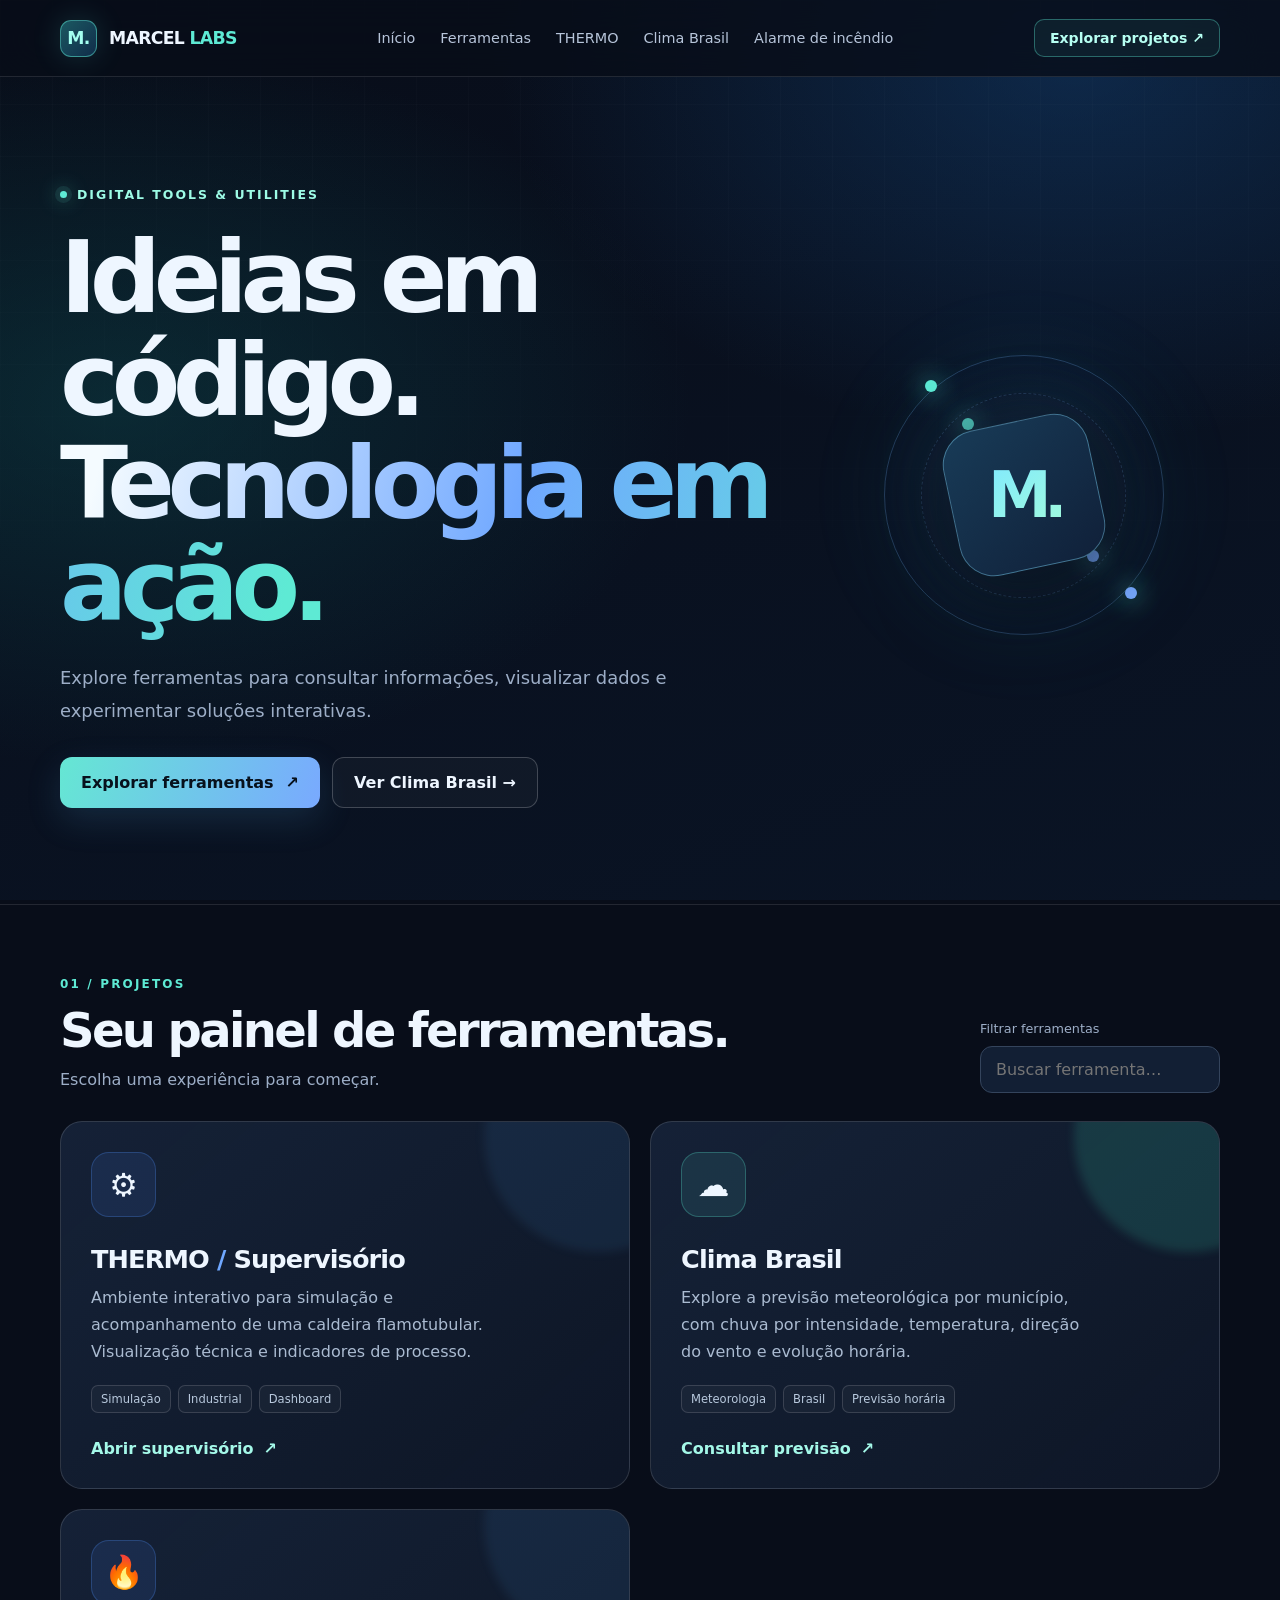
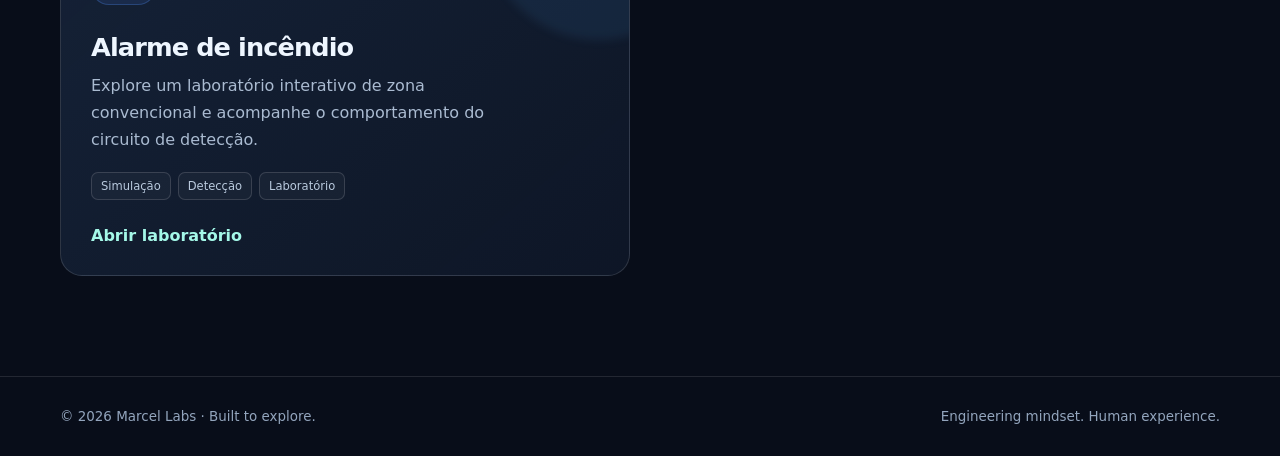
<file: index.html>
<!doctype html>
<html lang="pt-BR">
<head>
<meta charset="utf-8"><meta name="viewport" content="width=device-width,initial-scale=1">
<meta name="theme-color" content="#080d19">
<meta name="description" content="Marcel Labs — ferramentas digitais, simuladores e utilitários em um só lugar.">
<title>Marcel Labs — Digital Tools & Utilities</title>
<style>
:root{color-scheme:dark;--bg:#080d19;--panel:#111c30;--line:#ffffff1c;--text:#eef6ff;--muted:#9daec7;--cyan:#5eead4;--blue:#70a8ff;font:16px Inter,ui-sans-serif,system-ui,-apple-system,Segoe UI,sans-serif}
*{box-sizing:border-box}html{scroll-behavior:smooth}body{margin:0;background:var(--bg);color:var(--text);min-height:100vh;overflow-x:hidden}a{color:inherit;text-decoration:none}button,input{font:inherit}button{cursor:pointer}
a:focus-visible,button:focus-visible,input:focus-visible{outline:3px solid var(--cyan);outline-offset:4px}
.ambient{position:fixed;inset:0;pointer-events:none;z-index:-1;background:radial-gradient(ellipse 45% 42% at 84% 7%,#14467d75,transparent),radial-gradient(ellipse 45% 40% at 9% 45%,#0d4b5070,transparent),linear-gradient(160deg,#080d19,#0a1425)}
.ambient:after{content:"";position:absolute;inset:0;background-image:linear-gradient(#ffffff08 1px,transparent 1px),linear-gradient(90deg,#ffffff08 1px,transparent 1px);background-size:52px 52px;mask-image:linear-gradient(#0009,transparent 85%)}
.wrap{width:min(1160px,calc(100% - 40px));margin:auto}
.top{position:sticky;top:0;z-index:20;backdrop-filter:blur(22px);background:#080d19c9;border-bottom:1px solid var(--line)}
.nav{min-height:76px;display:flex;align-items:center;gap:26px;justify-content:space-between}
.brand{font-size:1.08rem;font-weight:850;letter-spacing:-.04em;display:flex;align-items:center;gap:12px;white-space:nowrap}
.logo{display:grid;place-items:center;width:37px;height:37px;border:1px solid #5eead477;border-radius:11px;background:linear-gradient(135deg,#1b5861,#102d4a);box-shadow:0 0 30px #5eead42a;color:#a4fff0;font-weight:900}
.brand em{font-style:normal;color:var(--cyan)}
.links{display:flex;align-items:center;gap:25px;font-size:.9rem;color:#b7c5da}.links a:hover{color:white}
.navcta{border:1px solid #5eead45b;padding:10px 15px;border-radius:10px;background:#5eead410;color:#b6fff2;font-weight:650;font-size:.88rem;transition:.2s}.navcta:hover{background:#5eead425;transform:translateY(-2px)}
.menu{display:none;border:1px solid var(--line);background:#152239;color:#fff;padding:9px 13px;border-radius:10px}
.hero{position:relative;padding:106px 0 96px;display:grid;grid-template-columns:1.3fr .7fr;gap:38px;align-items:center}
.eyebrow{display:inline-flex;align-items:center;gap:10px;color:#9dfce6;font-size:.78rem;letter-spacing:.16em;font-weight:800;text-transform:uppercase}
.dot{width:7px;height:7px;border-radius:50%;background:#5eead4;box-shadow:0 0 0 5px #5eead418,0 0 20px #5eead4}
h1{font-size:clamp(3.2rem,7.8vw,6.3rem);line-height:1.03;letter-spacing:-.075em;margin:25px 0 24px;font-weight:850}
.gradient{background:linear-gradient(105deg,#f4fbff 5%,#70a8ff 48%,#5eead4 95%);background-clip:text;color:transparent}
.lead{font-size:1.12rem;line-height:1.8;color:var(--muted);max-width:630px}
.actions{display:flex;gap:12px;flex-wrap:wrap;margin-top:30px}.btn{display:inline-flex;gap:12px;align-items:center;padding:15px 21px;border-radius:12px;font-weight:760;transition:transform .2s,box-shadow .2s}
.btn:hover{transform:translateY(-3px)}.primary{color:#07111c;background:linear-gradient(110deg,#65e7d3,#79a9ff);box-shadow:0 12px 34px #4c9cd32c}.secondary{border:1px solid #ffffff35;background:#ffffff08}
.orbit{height:320px;position:relative;display:grid;place-items:center;isolation:isolate}
.ring{position:absolute;border:1px solid #78b6fa42;border-radius:50%;width:280px;height:280px;box-shadow:0 0 90px #48c7dc13,inset 0 0 80px #70a8ff0d;animation:spin 32s linear infinite}
.ring:before,.ring:after{content:"";position:absolute;border-radius:50%;width:12px;height:12px;background:#5eead4;box-shadow:0 0 25px #5eead4;top:24px;left:40px}
.ring:after{background:#79a9ff;top:auto;left:auto;right:26px;bottom:35px}
.ring2{width:205px;height:205px;border-style:dashed;animation-direction:reverse;animation-duration:40s;opacity:.8}
.core{width:148px;height:148px;display:grid;place-items:center;border:1px solid #86d9fa66;border-radius:35px;transform:rotate(-12deg);background:linear-gradient(145deg,#183b57,#102039);box-shadow:0 20px 80px #0008,0 0 75px #52b6f73b;font-size:4rem;font-weight:900;letter-spacing:-.12em}
.core span{transform:rotate(12deg);background:linear-gradient(140deg,#80e9ff,#a1fbdc);background-clip:text;color:transparent}
@keyframes spin{to{transform:rotate(360deg)}}
.divider{border-top:1px solid var(--line)}
.section{padding:68px 0 100px}.section-head{display:flex;justify-content:space-between;align-items:end;gap:20px;flex-wrap:wrap;margin-bottom:28px}
.kicker{font-size:.75rem;color:var(--cyan);text-transform:uppercase;letter-spacing:.18em;font-weight:800}
h2{font-size:clamp(2rem,4vw,3rem);letter-spacing:-.055em;margin:10px 0 8px}p{margin:0}.hint{color:var(--muted);line-height:1.7}
.search{background:#121f34;border:1px solid #34445c;border-radius:12px;color:#fff;padding:13px 15px;min-width:240px}
.cards{display:grid;grid-template-columns:repeat(2,minmax(0,1fr));gap:20px}
.card{position:relative;display:flex;flex-direction:column;min-height:330px;padding:30px;border:1px solid #ffffff22;border-radius:22px;background:linear-gradient(140deg,#17253cdb,#10192ac9);overflow:hidden;transition:transform .25s,border-color .25s,box-shadow .25s}
.card:hover{transform:translateY(-7px);border-color:#8ed9ff80;box-shadow:0 25px 70px #0006}
.card:after{content:"";position:absolute;width:230px;height:230px;border-radius:50%;right:-85px;top:-100px;background:#4fa8fa16;filter:blur(5px);pointer-events:none}
.card.weather:after{background:#40f0c624}
.card-icon{width:65px;height:65px;border-radius:18px;display:grid;place-items:center;font-size:2rem;background:#508ffb1d;border:1px solid #508ffb44;margin-bottom:27px}
.weather .card-icon{background:#5eead41a;border-color:#5eead444}
.card h3{font-size:1.6rem;letter-spacing:-.035em;margin:0 0 10px}.card p{color:#aabbd1;line-height:1.7;max-width:420px}
.tags{display:flex;gap:7px;flex-wrap:wrap;margin-top:19px}.tags span{border:1px solid #ffffff24;background:#ffffff08;padding:6px 9px;border-radius:7px;font-size:.72rem;color:#b8c9dd}
.card-link{display:flex;align-items:center;gap:10px;color:#a4f8e8;font-weight:750;margin-top:auto;padding-top:26px}
[hidden]{display:none!important}.empty{display:none;padding:25px;color:var(--muted);border:1px dashed #ffffff40;border-radius:12px}.empty.show{display:block}
.bottom{padding:32px 0;display:flex;justify-content:space-between;gap:15px;flex-wrap:wrap;font-size:.84rem;color:#93a5bd}
.reveal{opacity:1;transform:translateY(20px);transition:opacity .7s,transform .7s}.reveal.visible{opacity:1;transform:none}
@media(max-width:760px){.nav{min-height:66px}.menu{display:block}.links{display:none;position:absolute;top:65px;left:0;right:0;padding:18px 20px;background:#0e192c;border-bottom:1px solid var(--line);flex-direction:column;align-items:stretch}.links.open{display:flex}.navcta{display:none}.hero{grid-template-columns:1fr;padding:68px 0 45px}.orbit{height:220px;grid-row:1}.ring{width:190px;height:190px}.ring2{width:135px;height:135px}.core{width:105px;height:105px;border-radius:25px;font-size:3rem}.cards{grid-template-columns:1fr}.section{padding:55px 0}.search{width:100%}}
@media(prefers-reduced-motion:reduce){*,*:before,*:after{animation:none!important;scroll-behavior:auto!important;transition:none!important}.reveal{opacity:1;transform:none}}
</style>
</head><body>
<div class="ambient" aria-hidden="true"></div>
<header class="top"><nav class="wrap nav" aria-label="Navegação principal">
<a href="./" class="brand" aria-label="Marcel Labs, início"><span class="logo">M.</span><span>MARCEL <em>LABS</em></span></a>
<button class="menu" id="menu" aria-expanded="false" aria-controls="navlinks" aria-label="Abrir menu">☰ Menu</button>
<div class="links" id="navlinks"><a href="#inicio">Início</a><a href="#ferramentas">Ferramentas</a><a href="./caldeira/">THERMO</a><a href="./clima/">Clima Brasil</a><a href="./alarme_de_incendio/">Alarme de incêndio</a></div>
<a class="navcta" href="#ferramentas">Explorar projetos ↗</a>
</nav></header>
<main>
<section class="wrap hero" id="inicio">
<div><span class="eyebrow"><span class="dot"></span> Digital tools & utilities</span>
<h1>Ideias em código.<br><span class="gradient">Tecnologia em ação.</span></h1>
<p class="lead">Explore ferramentas para consultar informações, visualizar dados e experimentar soluções interativas.</p>
<div class="actions"><a class="btn primary" href="#ferramentas">Explorar ferramentas <span aria-hidden="true">↗</span></a><a class="btn secondary" href="./clima/">Ver Clima Brasil →</a></div>
</div>
<div class="orbit" aria-hidden="true"><div class="ring"></div><div class="ring ring2"></div><div class="core"><span>M.</span></div></div>
</section>
<div class="divider"></div>
<section class="wrap section" id="ferramentas">
<div class="section-head reveal"><div><span class="kicker">01 / Projetos</span><h2>Seu painel de ferramentas.</h2><p class="hint">Escolha uma experiência para começar.</p></div>
<label><span class="hint" style="display:block;font-size:.8rem;margin-bottom:6px">Filtrar ferramentas</span><input class="search" id="search" type="search" placeholder="Buscar ferramenta…" autocomplete="off"></label>
</div>
<div class="cards" id="cards">
<a class="card reveal" href="./caldeira/" data-search="thermo caldeira simulador supervisório industrial processo temperatura pressão">
<div class="card-icon" aria-hidden="true">⚙️</div><h3>THERMO <span style="color:#70a8ff">/</span> Supervisório</h3>
<p>Ambiente interativo para simulação e acompanhamento de uma caldeira flamotubular. Visualização técnica e indicadores de processo.</p>
<div class="tags"><span>Simulação</span><span>Industrial</span><span>Dashboard</span></div><span class="card-link">Abrir supervisório <span aria-hidden="true">↗</span></span>
</a>
<a class="card weather reveal" href="./clima/" data-search="clima brasil tempo meteorologia previsão horária chuva vento municípios temperatura">
<div class="card-icon" aria-hidden="true">☁️</div><h3>Clima Brasil</h3>
<p>Explore a previsão meteorológica por município, com chuva por intensidade, temperatura, direção do vento e evolução horária.</p>
<div class="tags"><span>Meteorologia</span><span>Brasil</span><span>Previsão horária</span></div><span class="card-link">Consultar previsão <span aria-hidden="true">↗</span></span>
</a>
<a class="card reveal" href="./alarme_de_incendio/" data-search="alarme incendio incêndio simplex laboratório zona convencional simulador segurança">
<div class="card-icon" aria-hidden="true">🔥</div><h3>Alarme de incêndio</h3><p>Explore um laboratório interativo de zona convencional e acompanhe o comportamento do circuito de detecção.</p><div class="tags"><span>Simulação</span><span>Detecção</span><span>Laboratório</span></div><span class="card-link">Abrir laboratório</span></a>
</div><p class="empty" id="empty" role="status">Nenhuma ferramenta encontrada para essa busca.</p>
</section>
</main>
<div class="divider"></div><footer class="wrap bottom"><span>© <span id="year"></span> Marcel Labs · Built to explore.</span><span>Engineering mindset. Human experience.</span></footer>
<script>
document.getElementById('year').textContent=new Date().getFullYear();
const menu=document.getElementById('menu'),links=document.getElementById('navlinks');
menu.addEventListener('click',()=>{const open=links.classList.toggle('open');menu.setAttribute('aria-expanded',String(open));menu.textContent=open?'✕ Fechar':'☰ Menu'});
links.addEventListener('click',e=>{if(e.target.closest('a')){links.classList.remove('open');menu.setAttribute('aria-expanded','false');menu.textContent='☰ Menu'}});
const cards=[...document.querySelectorAll('.card')],empty=document.getElementById('empty');
document.getElementById('search').addEventListener('input',e=>{const term=e.target.value.toLocaleLowerCase('pt-BR').trim();let count=0;cards.forEach(card=>{const show=card.dataset.search.includes(term);card.hidden=!show;if(show)count++});empty.classList.toggle('show',!count)});
const reveals=document.querySelectorAll('.reveal');
if('IntersectionObserver'in window){const observer=new IntersectionObserver(entries=>{entries.forEach(entry=>{if(entry.isIntersecting){entry.target.classList.add('visible');observer.unobserve(entry.target)}})},{threshold:.08});reveals.forEach(el=>observer.observe(el))}else reveals.forEach(el=>el.classList.add('visible'));
</script></body></html>
</file>
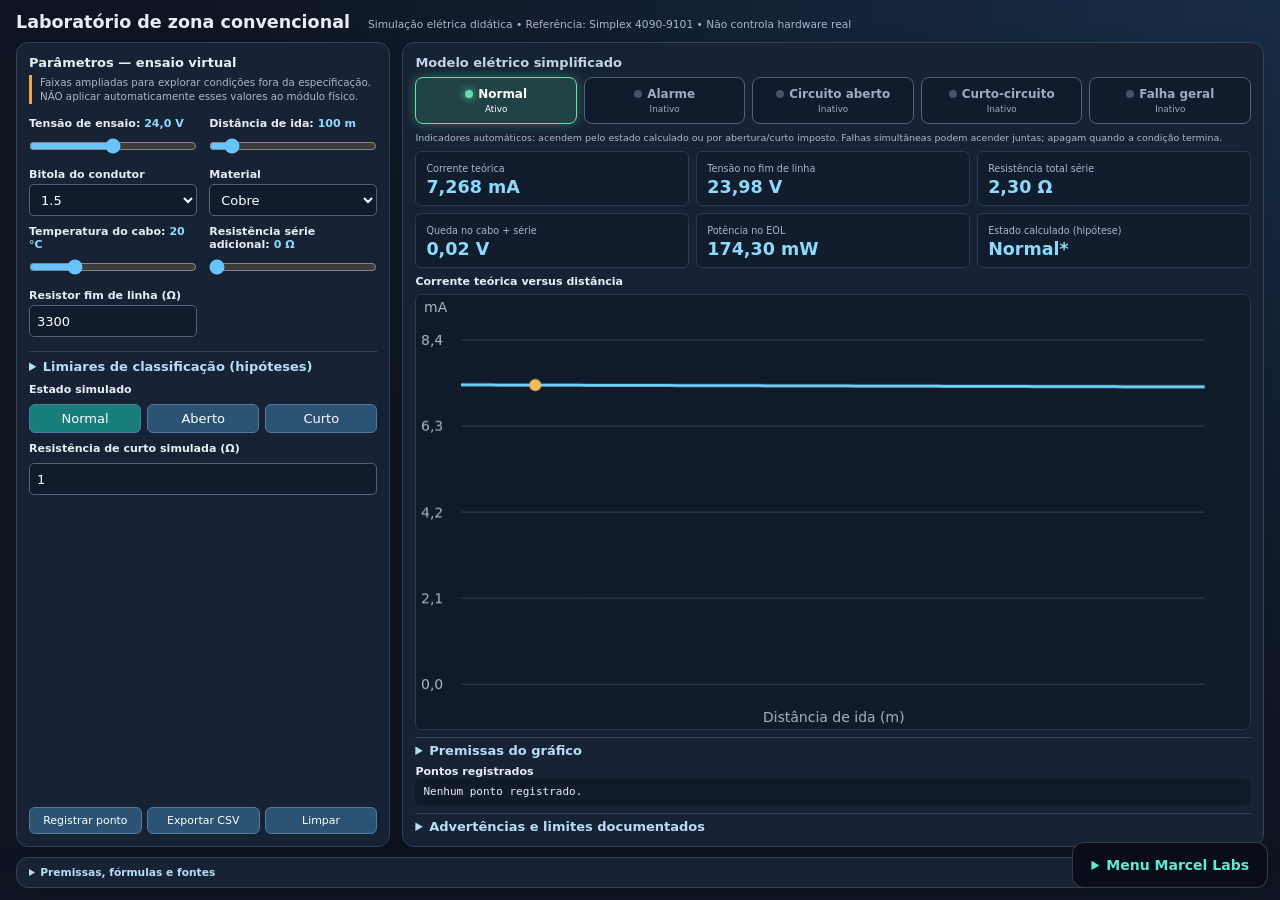
<file: alarme_de_incendio/index.html>
<!doctype html>
<html lang="pt-BR"><head><meta charset="utf-8"><meta name="viewport" content="width=device-width,initial-scale=1">
<title>Laboratório de Zona Convencional — Simulador</title>
<style>
:root{font:13px system-ui,sans-serif;color:#e8edf5;background:#0e1522}*{box-sizing:border-box}
body{width:100%;max-width:1600px;margin:auto;padding:10px 14px}header{display:flex;align-items:baseline;gap:16px;margin-bottom:9px;flex-wrap:wrap}h1{font-size:1.25rem;margin:0}h2{font-size:1rem;margin:0 0 8px}h3{font-size:.92rem;margin:10px 0 5px}p,small{color:#a9b7ca}header p{margin:0;font-size:.82rem}
.grid{display:grid;grid-template-columns:minmax(320px,390px) minmax(0,1fr);gap:10px;align-items:start}.panel{background:#192436;border:1px solid #344156;border-radius:9px;padding:12px;min-width:0}
label{display:block;margin:7px 0 3px;font-weight:600;font-size:.85rem}input,select,button{font:inherit}input[type=range]{width:100%;height:14px;accent-color:#68c4ff}input[type=number],select{width:100%;padding:5px 7px;border:1px solid #52627a;background:#101b2b;color:white;border-radius:5px;height:30px}
output{color:#8cdbff}button{padding:6px 9px;background:#2c5274;color:white;border:1px solid #517a9e;border-radius:6px;cursor:pointer;margin:3px 3px 0 0}button.active{background:#187e79}
.stats{display:grid;grid-template-columns:repeat(3,minmax(0,1fr));gap:7px}.stat{background:#111c2c;border-radius:6px;padding:9px;min-width:0}.stat b{display:block;font-size:1.13rem;margin-top:3px;color:#8cdbff;overflow-wrap:anywhere}.stat small{font-size:.73rem}
canvas{width:100%;height:clamp(180px,30vh,280px);display:block;background:#101a29;border-radius:7px}.note{font-size:.79rem;line-height:1.4;margin:6px 0}.warn{border-left:3px solid #e6aa50;padding-left:8px}a{color:#8cdbff}#history{max-height:95px;overflow:auto;font:11px ui-monospace,monospace;white-space:pre}details{border-top:1px solid #344156;margin-top:9px;padding-top:7px}summary{cursor:pointer;font-weight:650;color:#b6dcf6}details .note{margin:7px 0}
.annunciators{display:grid;grid-template-columns:repeat(auto-fit,minmax(130px,1fr));gap:8px;margin:10px 0}.annunciator{--lamp:#ffb547;margin:0;padding:12px 8px;background:#101b2b;color:#9eacbe;border:1px solid #52627a;cursor:default;font-weight:700}.annunciator::before{content:'';display:inline-block;width:10px;height:10px;margin-right:7px;border-radius:50%;background:#465366}.annunciator[data-tone="alarm"]{--lamp:#ff6262}.annunciator[data-tone="normal"]{--lamp:#62dfac}.annunciator.lit{color:#fff;border-color:var(--lamp);box-shadow:0 0 12px color-mix(in srgb,var(--lamp) 35%,transparent);background:color-mix(in srgb,var(--lamp) 20%,#101b2b)}.annunciator.lit::before{background:var(--lamp);box-shadow:0 0 9px var(--lamp)}.annunciator span{display:block;font-size:.72rem;font-weight:400;margin-top:5px}
.controls{display:grid;grid-template-columns:repeat(2,minmax(0,1fr));gap:4px 10px}.control{min-width:0}.control.wide{grid-column:1/-1}.buttons{display:flex;flex-wrap:wrap;gap:3px;margin-top:7px}
@media(min-width:1100px) and (min-height:700px){.grid{grid-template-columns:minmax(350px,440px) minmax(0,1fr)}}
@media(max-width:750px){body{padding:8px}.grid{grid-template-columns:1fr}.stats{grid-template-columns:repeat(2,minmax(0,1fr))}canvas{height:220px}}
/* Layout limitado à área visível; cada painel mantém sua própria rolagem. */
html{height:100%;overflow:hidden}
body{height:100vh;height:100dvh;max-width:none;display:grid;grid-template-rows:auto minmax(0,1fr) auto;gap:10px;padding:12px 16px;overflow:hidden;background:radial-gradient(ellipse at top right,#182d46 0,transparent 60%)}
header{margin:0;gap:6px 18px}header h1{font-size:clamp(1rem,1.4vw,1.35rem)}
.grid{min-height:0;grid-template-columns:minmax(290px,30%) minmax(0,1fr);align-items:stretch;gap:12px}
.panel{min-height:0;border-radius:12px;background:#172335;box-shadow:0 8px 28px #0002;padding:12px;overflow:auto;scrollbar-width:thin;scrollbar-color:#526780 transparent;overscroll-behavior:contain}
.parameters{display:flex;flex-direction:column;gap:5px}.parameters h2{margin:0}.parameters label{margin-top:4px}.parameters>.note{margin:0 0 4px}.parameters>.buttons{margin-top:auto;padding-top:7px}
.controls{gap:5px 12px}.controls label{min-height:1.2em}input[type=range]{margin:4px 0;height:18px}input[type=number],select{height:32px}input,select,button{min-width:0}button{transition:background .15s,border-color .15s}button:focus-visible,summary:focus-visible,input:focus-visible,select:focus-visible{outline:2px solid #8cdbff;outline-offset:2px}button:disabled{opacity:.45;cursor:not-allowed}
.mode-buttons{display:grid;grid-template-columns:repeat(3,minmax(0,1fr));gap:6px}.mode-buttons button{margin:0}.buttons{gap:5px}.buttons button{flex:1;margin:0;font-size:.84rem}
.dashboard{display:flex;flex-direction:column;gap:7px}.dashboard h2,.dashboard h3{margin:0}.dashboard h3{font-size:.85rem}.dashboard>.note{margin:0;font-size:.73rem}.dashboard>details{flex:none;margin:0;padding-top:5px}.dashboard>h2{color:#c0d3e9}
.annunciators{grid-template-columns:repeat(5,minmax(0,1fr));margin:0;gap:7px;flex:none}.annunciator{padding:9px 4px;font-size:clamp(.72rem,1vw,.92rem);border-radius:8px}.annunciator::before{width:8px;height:8px;margin-right:5px}.annunciator span{font-size:.68rem;margin-top:3px}
.stats{gap:7px;flex:none}.stat{padding:8px 10px;border:1px solid #293b52}.stat b{font-size:clamp(.95rem,1.4vw,1.35rem);margin-top:2px}.stat small{font-size:.74rem}
.chart-section{flex:1;min-height:125px;display:flex;flex-direction:column;gap:6px}.chart-section canvas{flex:1;min-height:95px;height:0;width:100%;border:1px solid #293b52}
.history-section{flex:none}#history{max-height:58px;white-space:pre-wrap;overflow-wrap:anywhere;line-height:1.5;padding:6px 8px;background:#101a29;border-radius:6px}
.reference{margin:0!important;padding:8px 12px;overflow:visible}.reference[open]{max-height:45dvh;overflow:auto}.reference summary{font-size:.82rem}.view-tabs{display:none}
@media(min-width:1500px){.grid{grid-template-columns:minmax(340px,25%) minmax(0,1fr)}.stats{grid-template-columns:repeat(6,minmax(0,1fr))}}
@media(max-height:740px) and (min-width:761px){body{padding:8px 12px;gap:7px}.panel{padding:9px}.dashboard{gap:5px}.parameters{gap:2px}.parameters .note{font-size:.71rem}.parameters label{font-size:.78rem}.annunciator{padding:7px 3px}.stat{padding:6px 8px}.stat b{font-size:1.05rem}.chart-section{min-height:115px}.dashboard>.note{font-size:.68rem}#history{max-height:34px}}
@media(max-width:760px){body{padding:8px;gap:8px;grid-template-rows:auto auto minmax(0,1fr) auto}header{display:block}header p{font-size:.69rem;margin-top:3px}.view-tabs{display:grid;grid-template-columns:1fr 1fr;gap:6px}.view-tabs button{margin:0;padding:9px}.grid{grid-template-columns:minmax(0,1fr);gap:0}.panel{padding:10px}.parameters{display:none}.grid[data-view="parameters"] .parameters{display:flex}.grid[data-view="parameters"] .dashboard{display:none}.dashboard{gap:7px}.annunciators{gap:4px}.annunciator{font-size:.68rem;padding:8px 2px}.annunciator::before{display:block;margin:0 auto 5px}.annunciator span{font-size:.62rem}.stats{grid-template-columns:repeat(3,minmax(0,1fr));gap:5px}.stat{padding:7px}.stat small{font-size:.67rem}.stat b{font-size:.93rem}.chart-section{min-height:135px}.dashboard>.note{font-size:.68rem}.reference[open]{max-height:35dvh}}
@media(max-width:380px){.stats{grid-template-columns:repeat(2,minmax(0,1fr))}.annunciator{font-size:.62rem}.controls{column-gap:8px}}
</style><link rel="stylesheet" href="../assets/css/navigation.css">
</head><body>
<header><h1>Laboratório de zona convencional</h1>
<p>Simulação elétrica didática • Referência: Simplex 4090-9101 • Não controla hardware real</p></header>
<nav class="view-tabs" aria-label="Visualização do laboratório"><button type="button" data-view="dashboard" class="active" aria-pressed="true">Monitoramento</button><button type="button" data-view="parameters" aria-pressed="false">Parâmetros</button></nav>
<div class="grid" data-view="dashboard">
<section class="panel parameters"><h2>Parâmetros — ensaio virtual</h2><p class="note warn">Faixas ampliadas para explorar condições fora da especificação. NÃO aplicar automaticamente esses valores ao módulo físico.</p>
<div class="controls"><div class="control"><label>Tensão de ensaio: <output id="vout"></output></label><input id="v" type="range" min="0" max="48" step=".1" value="24"></div><div class="control"><label>Distância de ida: <output id="lout"></output></label><input id="l" type="range" min="0" max="1000" step="10" value="100"></div><div class="control"><label>Bitola do condutor</label><select id="area"><option>.5</option><option>.75</option><option selected>1.5</option><option>2.5</option><option>4</option><option>6</option></select></div><div class="control"><label>Material</label><select id="metal"><option value=".01724">Cobre</option><option value=".02826">Alumínio</option></select></div><div class="control"><label>Temperatura do cabo: <output id="tout"></output></label><input id="temp" type="range" min="0" max="80" step="1" value="20"></div><div class="control"><label>Resistência série adicional: <output id="rout"></output></label><input id="extra" type="range" min="0" max="100000" step="10" value="0"></div><div class="control"><label>Resistor fim de linha (Ω)</label><input id="eol" type="number" min="1" max="1000000" value="3300"></div></div>
<details><summary>Limiares de classificação (hipóteses)</summary><div class="controls">
<p class="note control wide">Valores hipotéticos, não limites Simplex.</p>

<div class="control"><label>Corrente abaixo da qual indicar aberto (mA)</label><input id="openLimit" type="number" min="0" step=".01" value="2"></div><div class="control"><label>Corrente a partir da qual indicar alarme (mA)</label><input id="alarmLimit" type="number" min="0" step=".01" value="12"></div><div class="control"><label>Corrente a partir da qual indicar curto (mA)</label><input id="shortLimit" type="number" min="0" step=".01" value="50"></div><div class="control"><label>Tensão mínima hipotética para falha geral (V)</label><input id="lowV" type="number" min="0" step=".1" value="18.9"></div><div class="control"><label>Tensão máxima hipotética para falha geral (V)</label><input id="highV" type="number" min="0" step=".1" value="32"></div></div></details>
<label>Estado simulado</label><div class="mode-buttons"><button data-mode="normal" class="active">Normal</button><button data-mode="open">Aberto</button><button data-mode="short">Curto</button></div>
<label>Resistência de curto simulada (Ω)</label><input id="shortR" type="number" min=".1" step=".1" value="1">
<p id="validation" class="note warn" role="status" hidden></p>
<div class="buttons"><button id="record">Registrar ponto</button><button id="export">Exportar CSV</button><button id="reset">Limpar</button></div>
</section>
<section class="panel dashboard">
<h2>Modelo elétrico simplificado</h2>
<div class="annunciators" role="group" aria-label="Indicadores de alarme e falha">
<button type="button" class="annunciator" id="lampNormal" data-tone="normal" aria-disabled="true" aria-label="Normal: inativo">Normal<span>Inativo</span></button>
<button type="button" class="annunciator" id="lampAlarm" data-tone="alarm" aria-disabled="true" aria-label="Alarme: inativo">Alarme<span>Inativo</span></button>
<button type="button" class="annunciator" id="lampOpen" aria-disabled="true" aria-label="Circuito aberto: inativo">Circuito aberto<span>Inativo</span></button>
<button type="button" class="annunciator" id="lampShort" data-tone="alarm" aria-disabled="true" aria-label="Curto-circuito: inativo">Curto-circuito<span>Inativo</span></button>
<button type="button" class="annunciator" id="lampFault" aria-disabled="true" aria-label="Falha geral: inativo">Falha geral<span>Inativo</span></button>
</div>
<p class="note">Indicadores automáticos: acendem pelo estado calculado ou por abertura/curto imposto. Falhas simultâneas podem acender juntas; apagam quando a condição termina.</p>
<div class="stats">
<div class="stat"><small>Corrente teórica</small><b id="i">—</b></div>
<div class="stat"><small>Tensão no fim de linha</small><b id="ve">—</b></div>
<div class="stat"><small>Resistência total série</small><b id="rs">—</b></div>
<div class="stat"><small>Queda no cabo + série</small><b id="drop">—</b></div>
<div class="stat"><small id="powerLabel">Potência no EOL</small><b id="power">—</b></div>
<div class="stat"><small>Estado calculado (hipótese)</small><b id="state">—</b></div>
</div>
<div class="chart-section"><h3>Corrente teórica versus distância</h3><canvas id="chart" width="900" height="320" aria-label="Gráfico de corrente teórica por distância"></canvas></div>
<details><summary>Premissas do gráfico</summary><p class="note">A classificação e o gráfico são simulações hipotéticas. O gráfico representa um circuito resistivo ideal: fonte DC, resistência de ida e volta e resistor de fim de linha. Não reproduz a eletrônica interna do módulo nem correntes dos detectores.</p></details>
<div class="history-section"><h3>Pontos registrados</h3><div id="history">Nenhum ponto registrado.</div></div>
<details><summary>Advertências e limites documentados</summary><p class="note warn"><strong>Atenção:</strong> 18,9–32 V é a faixa de operação documentada do módulo 4090-9101, não uma garantia de que a tensão na saída da zona seja igual à alimentação. 16 mA em repouso e 72 mA em alarme são limites de corrente do ZAM a 24 V, não limiares de reconhecimento da zona. A classificação com asterisco é HIPOTÉTICA e usa limiares definidos pelo usuário; não representa a lógica interna do módulo nem sua indicação na central. Exceder 18,9–32 V em equipamento real pode causar danos.</p></details>
</section></div>
<details class="panel reference"><summary>Premissas, fórmulas e fontes</summary>
<p class="note">Resistividade a 20 °C usada como valor ilustrativo: cobre 0,01724 Ω·mm²/m; alumínio 0,02826 Ω·mm²/m. Coeficientes térmicos aproximados: cobre 0,00393/°C; alumínio 0,00403/°C. R<sub>cabo</sub> = 2 × distância × resistividade × [1 + α(T − 20)] / bitola. Distância significa percurso de ida; o fator 2 considera retorno. A resistência extra é série. No estado aberto, a abertura é considerada na extremidade: a corrente é zero e a tensão entre os terminais é igual à fonte; no curto, o EOL é substituído pela resistência de curto especificada. O curto ideal de zero ohm não é usado. A fonte é ideal, sem limitação de corrente. I = V / (R<sub>cabo</sub> + R<sub>extra</sub> + R<sub>carga</sub>); P<sub>carga</sub> = I² × R<sub>carga</sub>. No curto, a potência exibida corresponde à resistência de curto. Os limiares devem obedecer a 0 &lt; aberto &lt; alarme &lt; curto e 0 ≤ tensão mínima &lt; tensão máxima.</p>
<p class="note">Dados documentados para o Simplex 4090-9101: resistor de supervisão 3,3 kΩ / 1 W, alimentação separada de 24 Vcc para o circuito convencional, faixa operacional 18,9–32 Vcc, até 20 detectores compatíveis. <a href="https://docs.johnsoncontrols.com/simplex/api/khub/documents/n0tyb8Ui1KnQeelDEi1cYA/content" target="_blank" rel="noopener">Ficha Simplex/Johnson Controls</a>. <a href="https://www.iso.org/standard/75444.html" target="_blank" rel="noopener">ISO 7240-13:2020 — compatibilidade de componentes</a>. Os limiares do painel são hipóteses ajustáveis, não extraídos da ISO nem do datasheet. O módulo pode depender de uma central IDNet/MAPNET para reportar estados.</p>
</details>
<script>
const $=id=>document.getElementById(id), ids=['v','l','area','metal','temp','extra','eol','shortR','openLimit','alarmLimit','shortLimit','lowV','highV'];
let mode='normal',rows=[];
const num=id=>$(id).value.trim()===''?NaN:Number($(id).value);
function validationError(){
 for(const id of ids){
  const el=$(id),value=num(id);
  if(!Number.isFinite(value))return 'Preencha todos os parâmetros com números válidos.';
  if((el.hasAttribute('min')&&value<Number(el.min))||(el.hasAttribute('max')&&value>Number(el.max)))return 'Há parâmetros fora da faixa permitida. Confira os valores informados.';
 }
 if(!(0<num('openLimit')&&num('openLimit')<num('alarmLimit')&&num('alarmLimit')<num('shortLimit')))return 'Os limiares devem obedecer a: 0 < aberto < alarme < curto.';
 if(!(num('lowV')<num('highV')))return 'A tensão mínima deve ser menor que a tensão máxima.';
 return '';
}
const alpha=()=>num('metal')<.02?.00393:.00403;
function calc(length=num('l')){
 const rho=num('metal')*(1+alpha()*(num('temp')-20)),rc=2*length*rho/num('area'),rs=rc+num('extra');
 const load=mode==='open'?Infinity:mode==='short'?num('shortR'):num('eol');
 if(mode==='open')return {rc,rs,i:0,ve:num('v'),drop:0,power:0};
 const current=num('v')/(rs+load);
 return {rc,rs,i:current,ve:current*load,drop:current*rs,power:current*current*load};
}
function fmt(n,d=2){return Number.isFinite(n)?n.toLocaleString('pt-BR',{maximumFractionDigits:d,minimumFractionDigits:d}):'—'}
function draw(){
 const c=$('chart'),ctx=c.getContext('2d'),rect=c.getBoundingClientRect(),scale=window.devicePixelRatio||1;
 if(!rect.width||!rect.height)return;
 const w=rect.width,h=rect.height,p=Math.min(45,w*.13,h*.28);
 c.width=Math.round(w*scale);c.height=Math.round(h*scale);ctx.setTransform(scale,0,0,scale,0,0);
 ctx.clearRect(0,0,w,h);const values=Array.from({length:101},(_,j)=>calc(j*10).i*1000);
 const ymax=Math.max(1,...values)*1.15;ctx.strokeStyle='#34455d';ctx.lineWidth=1;ctx.font='14px system-ui';ctx.fillStyle='#a9b7ca';
 for(let k=0;k<=4;k++){let y=p+(h-2*p)*k/4;ctx.beginPath();ctx.moveTo(p,y);ctx.lineTo(w-p,y);ctx.stroke();ctx.fillText(fmt(ymax*(1-k/4),1),5,y+5)}
 ctx.fillText('mA',8,17);ctx.fillText('Distância de ida (m)',w/2-70,h-7);
 ctx.strokeStyle='#70d3ff';ctx.lineWidth=3;ctx.beginPath();
 values.forEach((val,j)=>{let x=p+j/100*(w-2*p),y=h-p-val/ymax*(h-2*p);j?ctx.lineTo(x,y):ctx.moveTo(x,y)});ctx.stroke();
 const x=p+num('l')/1000*(w-2*p),y=h-p-calc().i*1000/ymax*(h-2*p);
 ctx.fillStyle='#f6b95b';ctx.beginPath();ctx.arc(x,y,6,0,2*Math.PI);ctx.fill();
}
function classify(r){
 if(validationError())return 'Parâmetros inválidos';
 const mA=r.i*1000;
 if(num('v')<num('lowV')||num('v')>num('highV')) return 'Falha geral*';
 if(mode==='open'||mA<num('openLimit'))return 'Circuito aberto*';
 if(mA>=num('shortLimit'))return 'Curto-circuito*';
 if(mA>=num('alarmLimit'))return 'Alarme*';
 return 'Normal*';
}
function updateIndicators(state,invalid=false){
 const active={lampNormal:!invalid&&state==='Normal*'&&mode==='normal',lampAlarm:!invalid&&state==='Alarme*',lampOpen:!invalid&&(mode==='open'||state==='Circuito aberto*'),lampShort:!invalid&&(mode==='short'||state==='Curto-circuito*'),lampFault:invalid||state==='Falha geral*'};
 for(const [id,on] of Object.entries(active)){
  const button=$(id),label=button.firstChild.textContent.trim();
  button.classList.toggle('lit',on);button.querySelector('span').textContent=on?'Ativo':'Inativo';button.setAttribute('aria-label',label+': '+(on?'ativo':'inativo'));
 }
}
function update(){
 $('vout').textContent=fmt(num('v'),1)+' V';$('lout').textContent=fmt(num('l'),0)+' m';$('tout').textContent=fmt(num('temp'),0)+' °C';$('rout').textContent=fmt(num('extra'),0)+' Ω';
 $('powerLabel').textContent=mode==='short'?'Potência na resistência de curto':mode==='open'?'Potência na carga (aberta)':'Potência no EOL';
 const error=validationError();$('validation').textContent=error;$('validation').hidden=!error;$('record').disabled=!!error;
 if(error){
  ['i','ve','rs','drop','power'].forEach(id=>$(id).textContent='—');$('state').textContent='Parâmetros inválidos';updateIndicators('Parâmetros inválidos',true);
  const c=$('chart');c.getContext('2d').clearRect(0,0,c.width,c.height);return;
 }
 const r=calc();$('i').textContent=fmt(r.i*1000,3)+' mA';$('ve').textContent=fmt(r.ve)+' V';$('rs').textContent=fmt(r.rs)+' Ω';$('drop').textContent=fmt(r.drop)+' V';$('power').textContent=fmt(r.power*1000)+' mW';const state=classify(r);$('state').textContent=state;updateIndicators(state);draw();
}
ids.forEach(id=>$(id).addEventListener('input',update));
document.querySelectorAll('[data-mode]').forEach(b=>b.onclick=()=>{mode=b.dataset.mode;document.querySelectorAll('[data-mode]').forEach(x=>x.classList.toggle('active',x===b));update()});
function refreshHistory(){$('history').textContent=rows.length?rows.slice(-12).map(r=>`${r.data_hora} | ${r.estado_calculado} | ${r.tensao_v} V | ${r.corrente_ma} mA`).join('\n'):'Nenhum ponto registrado.'}
$('record').onclick=()=>{if(validationError()){update();return}let r=calc();rows.push({data_hora:new Date().toISOString(),estado_imposto:mode,estado_calculado:classify(r),tensao_v:num('v'),distancia_m:num('l'),bitola_mm2:num('area'),material:num('metal')<.02?'cobre':'aluminio',temperatura_c:num('temp'),resistencia_extra_ohm:num('extra'),resistencia_eol_ohm:num('eol'),resistencia_curto_ohm:num('shortR'),resistencia_serie_ohm:+r.rs.toFixed(5),corrente_ma:+(r.i*1000).toFixed(5),tensao_fim_linha_v:+r.ve.toFixed(5),potencia_carga_w:+r.power.toFixed(5)});refreshHistory()};
$('export').onclick=()=>{if(!rows.length){alert('Registre pelo menos um ponto.');return}let cols=Object.keys(rows[0]),csv=[cols.join(';'),...rows.map(r=>cols.map(k=>String(r[k]).replaceAll(';',',')).join(';'))].join('\r\n');let a=document.createElement('a');a.href=URL.createObjectURL(new Blob(['\ufeff'+csv],{type:'text/csv;charset=utf-8'}));a.download='ensaio_zona_convencional.csv';a.click();setTimeout(()=>URL.revokeObjectURL(a.href),1000)};
$('reset').onclick=()=>{rows=[];refreshHistory()};
document.querySelectorAll('.view-tabs button').forEach(button=>button.onclick=()=>{
 document.querySelector('.grid').dataset.view=button.dataset.view;
 document.querySelectorAll('.view-tabs button').forEach(tab=>{const active=tab===button;tab.classList.toggle('active',active);tab.setAttribute('aria-pressed',String(active))});
 update();
});
new ResizeObserver(()=>{if(!validationError())draw()}).observe($('chart'));
update();
</script><details class="lab-nav lab-nav--floating"><summary>Menu Marcel Labs</summary><nav aria-label="Navegação entre projetos"><a href="../">Página inicial</a><a href="../caldeira/">Caldeira</a><a href="../clima/">Clima Brasil</a><a href="../alarme_de_incendio/" aria-current="page">Alarme de incêndio</a></nav></details></body></html>
</file>
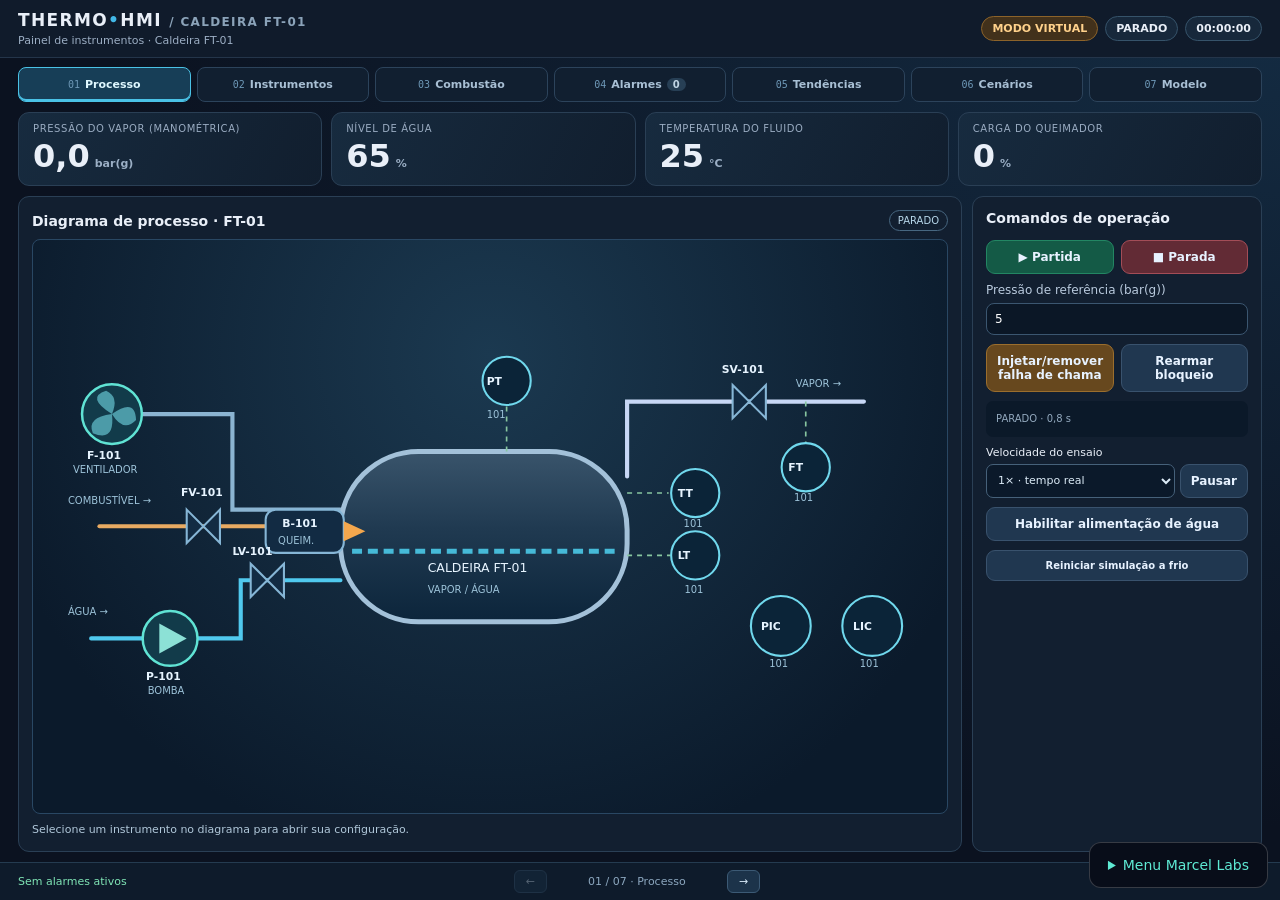
<file: caldeira/index.html>
<!doctype html>
<html lang="pt-BR"><head><meta charset="utf-8"><meta name="viewport" content="width=device-width,initial-scale=1">
<title>THERMO | Painel da Caldeira FT-01</title>
<style>
:root{font-family:Inter,ui-sans-serif,system-ui,Segoe UI,sans-serif;color:#e9eff8;background:#0b1220}*{box-sizing:border-box}body{margin:0}button,input{font:inherit}button{cursor:pointer}button:focus-visible,input:focus-visible{outline:3px solid #6eb9ff;outline-offset:2px}
header{display:flex;justify-content:space-between;gap:16px;align-items:center;padding:18px 28px;border-bottom:1px solid #24354a;background:#101b2b;flex-wrap:wrap}
.brand{font-weight:850;letter-spacing:.08em;font-size:19px}.brand span{color:#42b8e8}.sub{font-size:12px;color:#9caec4;margin-top:4px}
.status{display:flex;gap:10px;align-items:center;flex-wrap:wrap}.pill{padding:7px 12px;border:1px solid #36536a;border-radius:99px;font-size:12px;font-weight:750;background:#17283b}.sim{color:#ffd18b;border-color:#8c632a;background:#42311b}.ok{color:#7fe4b5}.bad{color:#ff8e93}
main{max-width:1550px;margin:auto;padding:24px;display:grid;gap:18px}.notice{padding:13px 16px;background:#42311b;border:1px solid #92642a;border-radius:12px;color:#ffe0a5;font-size:13px;line-height:1.5}
.metrics{display:grid;grid-template-columns:repeat(4,minmax(0,1fr));gap:14px}.card{background:#121f30;border:1px solid #263a51;border-radius:15px;padding:19px;min-width:0}.label{font-size:12px;text-transform:uppercase;letter-spacing:.08em;color:#9aacc2}.value{font-size:clamp(25px,3vw,37px);font-weight:780;margin-top:9px;font-variant-numeric:tabular-nums}.unit{font-size:13px;color:#9bafc5;margin-left:5px}.range{font-size:12px;color:#879db4;margin-top:7px}
.layout{display:grid;grid-template-columns:minmax(0,1.6fr) minmax(290px,1fr);gap:18px}.sectiontitle{font-size:16px;font-weight:750;margin:0 0 16px}.diagram{position:relative;min-height:300px;background:linear-gradient(145deg,#12283b,#101b2a);border:1px solid #2a4963;border-radius:12px;display:flex;align-items:center;justify-content:center;overflow:hidden}
.boiler{position:relative;width:min(76%,510px);height:160px;border:5px solid #7891a8;border-radius:84px;background:linear-gradient(#334a5f 0 35%,#257f9c 35% 72%,#172a3b 72%);box-shadow:inset 0 0 30px #07111d,0 12px 30px #0006}
.boiler:before,.boiler:after{content:"";position:absolute;background:#71879a;width:16px;height:27px;bottom:-29px;border-radius:3px}.boiler:before{left:20%}.boiler:after{right:20%}
.flame{position:absolute;left:20px;top:52px;font-size:45px;filter:drop-shadow(0 0 10px #e77924)}.pipe{position:absolute;top:-57px;right:70px;width:30px;height:55px;background:#667e90;border:3px solid #8ba4b7}.pipe:after{content:"";position:absolute;top:-12px;left:-10px;width:50px;height:13px;background:#8497a8;border-radius:5px}
.blabel{position:absolute;top:14px;left:20px;color:#d8e6f4;font-size:13px}.boiler-info{position:absolute;bottom:14px;right:18px;font-size:12px;color:#d0e4ef}
.legend{display:flex;gap:18px;flex-wrap:wrap;margin-top:14px;font-size:12px;color:#a7b9cb}.dot{display:inline-block;width:9px;height:9px;border-radius:50%;background:#54db9b;margin-right:7px}.dot.off{background:#7f8ea1}.dot.alarm{background:#ff6c72}
.controls{display:grid;gap:12px}.ctrlrow{display:flex;gap:9px;flex-wrap:wrap}.btn{padding:11px 14px;border-radius:9px;border:1px solid #39526d;background:#203750;color:#e7f2ff;font-weight:700;font-size:13px}.btn:hover{background:#2b4866}.primary{background:#145a46;border-color:#238663}.danger{background:#622b35;border-color:#a34d57}.warning{background:#67481e;border-color:#9b6e2d}
.field{display:flex;justify-content:space-between;align-items:center;gap:10px;font-size:13px;color:#b9cadd}.field input{width:110px;background:#0b1726;border:1px solid #3b5670;border-radius:8px;color:#fff;padding:9px}.help{font-size:12px;line-height:1.55;color:#93a9be}
.chart{height:220px;width:100%;display:block}.alarms{display:grid;gap:8px;max-height:230px;overflow:auto}.alarmitem{border:1px solid #36475a;border-left:4px solid #f0a951;padding:11px;border-radius:8px;background:#182638;font-size:13px}.alarmitem.critical{border-left-color:#ff6c72}.alarmitem small{display:block;color:#9caec2;margin-top:4px}.empty{color:#88d9ae;font-size:13px}
.footer{font-size:12px;color:#879bb0;line-height:1.6;padding-bottom:15px}@media(max-width:1000px){.metrics{grid-template-columns:repeat(2,minmax(0,1fr))}.layout{grid-template-columns:1fr}}@media(max-width:540px){main{padding:12px}.metrics{gap:9px}.card{padding:13px}.value{font-size:25px}.boiler{width:88%;height:135px}.flame{font-size:32px}.pipe{right:40px}}

.pid-wrap{overflow:auto;border:1px solid #294763;border-radius:13px;background:radial-gradient(ellipse at 50% 20%,#1b3950,#0b1a2b 80%)}.pid{display:block;width:100%;min-width:740px;height:auto}.pid .line{stroke:#8bb4d1;stroke-width:5;fill:none;stroke-linecap:round}.pid .fuel{stroke:#e8aa62}.pid .water{stroke:#50c9ee}.pid .steam{stroke:#c7d7f5}.pid .signal{stroke:#87c5a0;stroke-width:2;stroke-dasharray:6 6;fill:none}.pid .device{fill:#122b43;stroke:#86b6d6;stroke-width:2.5}.pid .instrument{fill:#0b2438;stroke:#70d8ed;stroke-width:2.5}.pid .symbol{cursor:pointer;outline:none}.pid .symbol:hover .instrument,.pid .symbol:hover .device,.pid .symbol:focus .instrument,.pid .symbol:focus .device{stroke:#f6df8c;stroke-width:4}.pid text{fill:#e7f4ff;font:15px system-ui;pointer-events:none}.pid .tag{font-size:13px;font-weight:800}.pid .small{font-size:12px;fill:#9dc3d9}.pid .motor{fill:#123b4a;stroke:#60e3d4;stroke-width:3}.pid .alarmglow{stroke:#ff727b!important;filter:drop-shadow(0 0 7px #f44)}.instrument-grid{display:grid;grid-template-columns:repeat(auto-fit,minmax(165px,1fr));gap:10px;margin-top:16px}.instrument-tile{border:1px solid #34516d;border-radius:11px;background:#10253a;padding:12px;text-align:left;color:#e5f5ff}.instrument-tile:hover{border-color:#7bcaf0;background:#17334c}.instrument-tile strong{display:block;font-size:14px}.instrument-tile small{display:block;color:#9db4c9;margin-top:6px}.config-grid{display:grid;grid-template-columns:repeat(2,minmax(0,1fr));gap:13px}.config-grid label{display:flex;flex-direction:column;gap:6px;font-size:12px;color:#aac2d8}.config-grid input,.config-grid select{background:#0b192a;border:1px solid #46617a;border-radius:9px;color:white;padding:10px;min-width:0;width:100%;font:inherit}.config-actions{display:flex;flex-wrap:wrap;gap:10px;margin-top:16px}.config-head{display:flex;align-items:center;justify-content:space-between;gap:10px;flex-wrap:wrap}.chip{border:1px solid #476781;border-radius:20px;padding:6px 11px;color:#b7d6e9;font-size:12px}.pid-info{font-size:13px;color:#b0c7d9;line-height:1.6;margin-top:10px}.alarm-table{width:100%;border-collapse:collapse;font-size:13px}.alarm-table th,.alarm-table td{text-align:left;padding:10px;border-bottom:1px solid #2c4055}.alarm-table th{color:#9fb5cc}.alarm-table input{width:85px;background:#0b192a;border:1px solid #48617a;color:white;border-radius:7px;padding:8px}.alarm-table input[type=checkbox]{width:18px;height:18px}.table-scroll{overflow-x:auto}.state-live{color:#6ee7ba}.state-off{color:#93a9bd}@media(max-width:650px){.config-grid{grid-template-columns:1fr}.instrument-grid{grid-template-columns:repeat(2,minmax(0,1fr))}}

/* Supervisório em uma única página: navegação entre telas internas. */
html{height:100%;overflow:hidden}body{height:100vh;height:100dvh;display:grid;grid-template-rows:auto auto minmax(0,1fr) auto;overflow:hidden;background:radial-gradient(ellipse at top right,#142c43,transparent 65%),#0b1220;font-size:13px}
[hidden]{display:none!important}header{padding:10px 18px;gap:10px}.brand{font-size:17px}.sub{font-size:11px}.status{gap:7px}.pill{font-size:11px;padding:5px 10px}
.screen-nav{display:grid;grid-template-columns:repeat(5,minmax(0,1fr));gap:6px;padding:9px 18px 0}.screen-nav button{min-width:0;display:flex;justify-content:center;align-items:center;gap:8px;border:1px solid #2c435b;border-radius:8px;padding:10px 8px;background:#111f30;color:#a8bfd4;font-size:12px;font-weight:700}.screen-nav button:hover{background:#1d344b}.screen-nav button.active{background:#173e57;border-color:#4ac2e6;color:#dff8ff;box-shadow:inset 0 -2px #4ac2e6}.nav-index{font:11px ui-monospace,monospace;color:#6e98b7}.nav-badge{background:#273f55;color:#c0d5e5;font-size:10px;border-radius:10px;padding:1px 6px}.nav-badge.alert{background:#752f3d;color:#ffd9df}
main{max-width:none;width:100%;margin:0;padding:10px 18px;min-height:0;display:grid;grid-template-rows:auto minmax(0,1fr);gap:10px;overflow:hidden}.metrics{grid-template-columns:repeat(4,minmax(0,1fr));gap:9px}.card{padding:13px;border-radius:11px;min-width:0;min-height:0;border-color:#2a3f55}.metrics .card{padding:10px 14px;background:linear-gradient(115deg,#172b3f,#111e2e)}.label{font-size:10px;letter-spacing:.06em}.value{font-size:clamp(21px,2.5vw,32px);margin-top:3px}.unit{font-size:11px}.screens{min-height:0;position:relative}.screen{height:100%;min-height:0;display:grid;gap:10px}.screen>.card{overflow:auto;scrollbar-width:thin;scrollbar-color:#46627b transparent;overscroll-behavior:contain}.process-screen{grid-template-columns:minmax(0,1fr) minmax(250px,290px)}.sectiontitle{font-size:14px;margin:0 0 10px}.config-head{gap:5px}.config-head .sectiontitle{margin:0}.chip{font-size:10px;padding:4px 8px}.process-card{display:flex;flex-direction:column;gap:8px}.pid-wrap{flex:1;min-height:120px;overflow:hidden;display:flex;align-items:center;justify-content:center;border-radius:8px}.pid{width:100%;height:100%;min-width:0;min-height:0}.pid-info{font-size:11px;line-height:1.5;margin:0}.command-card .controls{gap:14px}.ctrlrow{gap:7px}.ctrlrow>.btn{flex:1;min-width:0}.btn{padding:9px 10px;font-size:12px}.field{font-size:12px;flex-wrap:wrap;gap:6px}.field input{width:100%;padding:8px}.help{font-size:11px;margin:0 0 9px}.command-card .help{padding:10px;background:#0b1929;border-radius:7px}.command-card .sectiontitle{margin-bottom:14px}
.instruments-screen{grid-template-columns:minmax(0,1.2fr) minmax(280px,1fr)}.instrument-grid{grid-template-columns:repeat(3,minmax(0,1fr));gap:7px;margin-top:9px}.instrument-tile{padding:10px;border-radius:8px}.instrument-tile strong{font-size:11px;line-height:1.4}.instrument-tile small{font-size:11px;margin-top:4px}.instrument-tile[aria-pressed="true"]{border-color:#59c7f2;background:#173a50}.config-grid{gap:10px;margin-top:12px}.config-grid label{font-size:11px}.config-grid input{padding:8px}.config-actions{gap:7px;margin-top:12px}#configDescription{margin-top:8px}#configMessage,#alarmMessage{margin-top:8px}.alarms-screen{grid-template-columns:minmax(0,1fr) minmax(0,1fr)}.alarm-table{font-size:12px}.alarm-table th,.alarm-table td{padding:9px 7px}.alarm-table input{width:85px;padding:7px}.event-card{display:flex;flex-direction:column}.event-card .alarms{flex:1;max-height:none;min-height:0;overflow:auto;align-content:start}.alarmitem{font-size:12px;padding:9px}.alarmitem small{font-size:10px}
.trends-screen{grid-template-columns:minmax(0,1.6fr) minmax(260px,1fr)}.trend-card{display:flex;flex-direction:column}.chart{flex:1;min-height:100px;height:0}.visual-card{display:flex;flex-direction:column}.diagram{flex:1;min-height:180px}.boiler{height:135px;width:84%}.flame{top:45px;font-size:32px}.legend{font-size:10px;gap:9px;margin-top:10px}.model-screen{grid-template-columns:minmax(0,1fr)}.model-card{font-size:13px;line-height:1.65;color:#b8cbdd}.model-card p{max-width:1050px;margin:0 0 16px}.model-card a{color:#6accef}
.screen-footer{display:flex;justify-content:space-between;align-items:center;gap:8px;padding:7px 18px;border-top:1px solid #243b50;background:#0e1b2b;font-size:11px;color:#8ca7bf;min-width:0}.footer-state{color:#7fe4b5;min-width:0}.footer-state.alert{color:#ff9ca6}.pager{display:flex;align-items:center;gap:10px;white-space:nowrap}.pager button{background:#1c334a;color:#d3e6f5;border:1px solid #3c5a75;border-radius:6px;padding:4px 11px}.pager button:disabled{opacity:.35;cursor:default}#screenPosition{min-width:160px;text-align:center;font-variant-numeric:tabular-nums}.footer-note{font-size:10px}
@media(min-width:1600px){.instrument-grid{grid-template-columns:repeat(4,minmax(0,1fr))}.process-screen{grid-template-columns:minmax(0,1fr) 330px}}
@media(max-height:650px){header{padding:7px 14px}.sub{display:none}.screen-nav{padding-top:6px}.screen-nav button{padding:7px}.metrics .card{padding:7px 10px}.value{font-size:24px}.card{padding:10px}.instrument-tile{padding:7px}.screen-footer{padding-top:5px;padding-bottom:5px}}
@media(max-width:900px){.instrument-grid{grid-template-columns:repeat(2,minmax(0,1fr))}.instruments-screen{grid-template-columns:minmax(0,1fr) minmax(250px,1fr)}.trends-screen{grid-template-columns:minmax(0,1fr);grid-template-rows:minmax(0,1fr) minmax(0,.8fr)}.visual-card{display:flex}.process-screen{grid-template-columns:minmax(0,1fr) 250px}.footer-note{display:none}}
@media(max-width:650px){header{padding:8px 10px}.brand{font-size:14px}.brand>span:last-child{font-size:10px!important}.status{gap:4px}.pill{font-size:9px;padding:4px 7px}.sub{display:none}#clock{display:none}.screen-nav{padding:6px 8px 0;gap:4px}.screen-nav button{padding:8px 2px;font-size:9px;gap:3px}.nav-index{display:none}.nav-badge{font-size:9px;padding:0 4px}main{padding:8px;gap:7px}.metrics{grid-template-columns:repeat(4,minmax(0,1fr));gap:4px}.metrics .card{padding:7px 5px}.label{font-size:8px;letter-spacing:0;min-height:20px}.value{font-size:20px}.unit{font-size:9px;margin-left:2px}.screen{gap:7px}.card{padding:10px}.process-screen{grid-template-columns:minmax(0,1fr);grid-template-rows:minmax(125px,1fr) auto}.process-card .pid-info{font-size:9px}.pid-wrap{min-height:90px}.command-card .sectiontitle{margin-bottom:7px}.command-card .controls{grid-template-columns:repeat(2,minmax(0,1fr));gap:7px}.command-card .help{grid-column:1/-1;margin:0;padding:6px}.command-card .field{font-size:10px}.command-card .field input{padding:6px}.command-card .btn{padding:8px 4px;font-size:10px}.command-card .controls>.ctrlrow:nth-of-type(3){grid-column:1/-1}.instruments-screen{grid-template-columns:minmax(0,1fr);grid-template-rows:minmax(105px,.8fr) minmax(160px,1.2fr)}.instrument-list .sectiontitle{margin-bottom:5px}.instrument-list .help{display:none}.instrument-grid{grid-template-columns:repeat(3,minmax(0,1fr));gap:5px;margin-top:0}.instrument-tile{padding:7px 5px}.instrument-tile strong{font-size:9px}.instrument-tile small{font-size:10px}.config-grid{grid-template-columns:repeat(2,minmax(0,1fr));gap:8px;margin-top:8px}.config-grid input{padding:7px}.config-actions .btn{font-size:10px}.alarms-screen{grid-template-columns:minmax(0,1fr);grid-template-rows:minmax(160px,1.1fr) minmax(100px,1fr)}.alarm-table{font-size:10px}.alarm-table input{width:65px;padding:5px}.alarm-table th,.alarm-table td{padding:5px}.alarm-table input[type=checkbox]{width:16px;height:16px}.alarms-screen .config-actions{margin-top:7px}.sectiontitle{font-size:12px}.screen-footer{padding:6px 8px;gap:4px;font-size:9px}.pager{gap:5px}.pager button{padding:5px 8px}#screenPosition{min-width:120px}.footer-state{max-width:110px}.model-card{font-size:12px}.trends-screen{grid-template-rows:minmax(0,1fr) minmax(0,.8fr)}}
@media(max-width:360px){.brand>span:last-child{display:none}.status .pill{font-size:8px}.value{font-size:17px}.instrument-grid{grid-template-columns:repeat(2,minmax(0,1fr))}.nav-badge{display:none}}


/* Combustão supervisionada e cenários — todas as telas permanecem no mesmo documento. */
.screen-nav{grid-template-columns:repeat(7,minmax(0,1fr))}.screen-nav button{font-size:11px;gap:5px}.nav-index{font-size:10px}.command-card .controls{gap:9px}.sim-controls{display:grid;grid-template-columns:1fr auto;gap:5px;font-size:11px}.sim-controls label{grid-column:1/-1}.sim-controls select,.sensor-fault-fields select{background:#0b192a;color:#dcebf7;border:1px solid #46617a;border-radius:7px;padding:7px;min-width:0;width:100%;font:inherit}#operatorMessage:empty{display:none}.command-card .help{margin:0;font-size:10px}.command-card #stateText{overflow-wrap:anywhere}.command-card #reset{font-size:10px}.footer-state{border:0;background:none;font:inherit;text-align:left;cursor:pointer;padding:0}.combustion-screen{grid-template-columns:minmax(0,1.35fr) minmax(280px,1fr)}.combustion-stats{display:grid;grid-template-columns:repeat(3,minmax(0,1fr));gap:7px;margin:9px 0}.combustion-stat{padding:8px;background:#0c1b2b;border:1px solid #29435a;border-radius:8px;min-width:0}.combustion-stat small{display:block;font-size:10px;color:#9bb7cd}.combustion-stat strong{display:block;color:#82d9f4;font-size:16px;margin-top:4px;overflow-wrap:anywhere}.sequence-steps{display:flex;flex-wrap:wrap;gap:6px;margin:12px 0}.sequence-steps span{padding:6px 9px;background:#0c1b2b;border:1px solid #2d4960;border-radius:6px;font-size:10px;color:#8ba9be}.sequence-steps .current{color:#b3f0ff;border-color:#5ed5f5;background:#17465c}.proof-grid{display:grid;gap:7px;padding:10px;border:1px solid #29435a;border-radius:8px;margin-bottom:15px}.proof-grid strong{font-size:11px;color:#c1d6e8}.proof-grid small{font-size:10px;color:#93a9bd}.first-out{padding:10px;border-left:3px solid #f0a951;background:#322b26;font-size:12px;line-height:1.6}#sequenceState{color:#8bdcfa}#crossLimitStatus{margin-top:8px}.scenarios-screen{grid-template-columns:minmax(0,1.1fr) minmax(280px,1fr)}.fault-options{display:grid;grid-template-columns:repeat(2,minmax(0,1fr));gap:7px}.fault-option{display:flex;align-items:center;gap:7px;padding:9px;background:#0c1b2b;border:1px solid #30495e;border-radius:8px;font-size:11px}.fault-option input{width:17px;height:17px;flex:none;accent-color:#e89f54}.fault-option:has(input:checked){border-color:#e89f54;background:#3b2a20}.preset-grid{display:grid;grid-template-columns:1fr 1fr;gap:7px;margin-bottom:10px}.preset-grid .btn{font-size:11px;padding:10px}.sensor-fault-fields{display:grid;grid-template-columns:1fr 1fr;gap:7px;margin:8px 0}.sensor-fault-fields label{display:grid;gap:5px;font-size:11px}.scenarios-screen .help{line-height:1.6}#sensorFaultSummary{margin-top:9px}.alarm-table input{width:64px}.alarm-table th,.alarm-table td{padding:7px 5px}.event-card .alarms{flex:0 1 42%;min-height:60px}.history-title{margin-top:12px}.event-history{flex:1;min-height:80px;overflow:auto;border-top:1px solid #29435a;padding-top:6px;font:11px/1.6 ui-monospace,monospace}.history-event{padding:5px 7px;border-bottom:1px solid #25394b;overflow-wrap:anywhere}.history-event.trip,.history-event.alarm{color:#ffa3a9}.history-event.return{color:#8ee3bd}.history-event.injection{color:#ffd08a}.instrument-grid{grid-template-columns:repeat(3,minmax(0,1fr))}#configHint{margin-top:7px;font-size:10px;line-height:1.5}.config-grid select{padding:8px}#screenAlarmStatus{max-width:45%}.actuator-table{width:100%}.model-card h3{font-size:14px;color:#d8e8f5;margin:16px 0 6px}
@media(max-width:1000px){.combustion-screen{grid-template-columns:minmax(0,1fr) minmax(250px,1fr)}.combustion-stats{grid-template-columns:repeat(2,minmax(0,1fr))}.fault-options{grid-template-columns:minmax(0,1fr)}}
@media(max-width:650px){.screen-nav{grid-template-columns:repeat(4,minmax(0,1fr));gap:4px}.screen-nav button{font-size:10px;padding:6px 2px}.process-screen{grid-template-rows:minmax(110px,1fr) minmax(0,1fr)}.command-card .controls{grid-template-columns:repeat(2,minmax(0,1fr));gap:6px}.command-card #stateText,.command-card #operatorMessage{grid-column:1/-1}.command-card .sim-controls{font-size:9px}.sim-controls select{padding:4px}.command-card .btn{padding:6px 4px;font-size:9px}.command-card .sectiontitle{margin-bottom:5px}.command-card .help{padding:5px}.combustion-screen,.scenarios-screen{grid-template-columns:minmax(0,1fr);grid-template-rows:minmax(0,1fr) minmax(0,1fr)}.combustion-stats{grid-template-columns:repeat(3,minmax(0,1fr));gap:4px}.combustion-stat{padding:6px}.combustion-stat small{font-size:9px}.combustion-stat strong{font-size:12px}.fault-options{grid-template-columns:repeat(2,minmax(0,1fr));gap:5px}.fault-option{padding:6px;font-size:9px}.preset-grid .btn{font-size:9px;padding:8px 5px}.screen-footer{font-size:9px}.alarms-screen{grid-template-rows:minmax(0,1fr) minmax(0,1fr)}.alarms-screen .table-scroll{overflow:auto}.alarm-table{font-size:10px}.event-history{font-size:9px}.alarm-table input{width:55px}.alarm-table th,.alarm-table td{padding:4px}.event-card .alarms{min-height:45px}.instrument-grid{grid-template-columns:repeat(2,minmax(0,1fr))}.sensor-fault-fields{grid-template-columns:minmax(0,1fr)}.label{min-height:20px}#screenAlarmStatus{max-width:42%}}

.comb-view-tabs{display:flex;gap:6px;margin-top:8px}.comb-view-tabs button{flex:1;padding:7px;border-radius:6px;border:1px solid #365772;background:#102438;color:#b9d7ed;font:inherit;font-size:11px}.comb-view-tabs button.active{background:#19435a;border-color:#60cde9;color:white}#combActuatorsView{margin-top:12px}#combActuatorsView .help{margin-top:8px}.combustion-stat{padding:6px}.combustion-stat strong{font-size:14px}.combustion-stats{gap:5px}.combustion-stat small{font-size:9px}
</style><link rel="stylesheet" href="../assets/css/navigation.css">
</head><body>
<header><div><div class="brand">THERMO<span>•</span>HMI <span style="font-size:12px;color:#8ba3b9">/ CALDEIRA FT-01</span></div><div class="sub">Painel de instrumentos · Caldeira FT-01</div></div><div class="status"><span class="pill sim" title="Valores gerados pelo modelo, sem conexão com equipamento físico">MODO VIRTUAL</span><span class="pill" id="mode">PARADA</span><span class="pill" id="clock">--:--:--</span></div></header>
<nav class="screen-nav" aria-label="Telas do supervisório">
<button type="button" data-screen="process" aria-controls="screen-process" aria-current="page" class="active"><span class="nav-index">01</span> Processo</button>
<button type="button" data-screen="instruments" aria-controls="screen-instruments"><span class="nav-index">02</span> Instrumentos</button>
<button type="button" data-screen="combustion" aria-controls="screen-combustion"><span class="nav-index">03</span> Combustão</button>
<button type="button" data-screen="alarms" aria-controls="screen-alarms"><span class="nav-index">04</span> Alarmes <span id="alarmBadge" class="nav-badge">0</span></button>
<button type="button" data-screen="trends" aria-controls="screen-trends"><span class="nav-index">05</span> Tendências</button>
<button type="button" data-screen="scenarios" aria-controls="screen-scenarios"><span class="nav-index">06</span> Cenários</button>
<button type="button" data-screen="model" aria-controls="screen-model"><span class="nav-index">07</span> Modelo</button>
</nav>
<main><section class="metrics" aria-label="Instrumentos da caldeira">
<div class="card"><div class="label">Pressão do vapor (manométrica)</div><div class="value"><span id="pressure">0,0</span><span class="unit">bar(g)</span></div></div>
<div class="card"><div class="label">Nível de água</div><div class="value"><span id="level">65</span><span class="unit">%</span></div></div>
<div class="card"><div class="label">Temperatura do fluido</div><div class="value"><span id="temp">25</span><span class="unit">°C</span></div></div>
<div class="card"><div class="label">Carga do queimador</div><div class="value"><span id="burner">0</span><span class="unit">%</span></div></div>
</section><div class="screens">
<section class="screen process-screen" id="screen-process" aria-label="Processo"><div class="card process-card" aria-label="Diagrama de instrumentação e controle">
<div class="config-head"><h2 class="sectiontitle">Diagrama de processo · FT-01</h2><span class="chip" id="bmsSummary">PARADO</span></div>
<div class="pid-wrap">
<svg class="pid" viewBox="0 0 1100 490" role="group" aria-label="Diagrama da caldeira com queimador, ventilador, bomba, válvulas e transmissores">
<defs><linearGradient id="shell" x2="0" y2="1"><stop stop-color="#39546b"/><stop offset=".45" stop-color="#203a51"/><stop offset="1" stop-color="#0c253b"/></linearGradient></defs>
<path class="line water" d="M70 380 H250 V310 H370"/><path class="line steam" d="M715 185 V95 H1000"/><path class="line fuel" d="M80 245 H368"/><path class="line" d="M95 110 H240 V225 H370"/>
<rect x="370" y="155" width="345" height="205" rx="94" fill="url(#shell)" stroke="#a3c1d9" stroke-width="6"/>
<path d="M384 275 H701" stroke="#46bad8" stroke-width="6" stroke-dasharray="12 7"/><text x="475" y="300">CALDEIRA FT-01</text><text x="475" y="325" class="small">VAPOR / ÁGUA</text>
<g class="symbol" data-tag="B-101" tabindex="0" role="button" aria-label="Configurar queimador B-101"><rect class="device" x="280" y="225" width="94" height="52" rx="12"/><path d="M374 239 l26 12 -26 12" fill="#f4a74d"/><text x="300" y="246" class="tag">B-101</text><text x="295" y="266" class="small">QUEIM.</text></g>
<g class="symbol" data-tag="F-101" tabindex="0" role="button" aria-label="Configurar ventilador F-101"><circle class="motor" cx="95" cy="110" r="36"/><path d="M95 110 q-32 -20 -7 -28 q16 7 7 28 q28 -20 29 7 q-15 16 -29 -7 q4 34 -23 23 q-8 -19 23 -23" fill="#4c9ba8"/><text x="65" y="164" class="tag">F-101</text><text x="48" y="181" class="small">VENTILADOR</text></g>
<g class="symbol" data-tag="P-101" tabindex="0" role="button" aria-label="Configurar bomba P-101"><circle class="motor" cx="165" cy="380" r="33"/><path d="M152 362 L185 380 L152 398 Z" fill="#8ce1d6"/><text x="136" y="430" class="tag">P-101</text><text x="138" y="447" class="small">BOMBA</text></g>
<g class="symbol" data-tag="FV-101" tabindex="0" role="button" aria-label="Configurar válvula de combustível FV-101"><path class="device" d="M185 225 L225 265 L225 225 L185 265 Z"/><text x="178" y="209" class="tag">FV-101</text></g>
<g class="symbol" data-tag="LV-101" tabindex="0" role="button" aria-label="Configurar válvula de alimentação LV-101"><path class="device" d="M262 290 L302 330 L302 290 L262 330 Z"/><text x="240" y="280" class="tag">LV-101</text></g>
<g class="symbol" data-tag="SV-101" tabindex="0" role="button" aria-label="Configurar válvula de vapor SV-101"><path class="device" d="M842 75 L882 115 L882 75 L842 115 Z"/><text x="829" y="61" class="tag">SV-101</text></g>
<g class="symbol" data-tag="PT-101" tabindex="0" role="button" aria-label="Transmissor de pressão PT-101"><path class="signal" d="M570 155 V98"/><circle class="instrument" cx="570" cy="70" r="29"/><text x="546" y="75" class="tag">PT</text><text x="546" y="115" class="small">101</text></g>
<g class="symbol" data-tag="LT-101" tabindex="0" role="button" aria-label="Transmissor de nível LT-101"><path class="signal" d="M715 280 H767"/><circle class="instrument" cx="797" cy="280" r="29"/><text x="776" y="285" class="tag">LT</text><text x="784" y="325" class="small">101</text></g>
<g class="symbol" data-tag="TT-101" tabindex="0" role="button" aria-label="Transmissor de temperatura TT-101"><path class="signal" d="M715 205 H765"/><circle class="instrument" cx="797" cy="205" r="29"/><text x="776" y="210" class="tag">TT</text><text x="783" y="246" class="small">101</text></g>
<g class="symbol" data-tag="FT-101" tabindex="0" role="button" aria-label="Transmissor de vazão FT-101"><path class="signal" d="M930 95 V145"/><circle class="instrument" cx="930" cy="174" r="29"/><text x="909" y="179" class="tag">FT</text><text x="916" y="215" class="small">101</text></g>
<g class="symbol" data-tag="PIC-101" tabindex="0" role="button" aria-label="Controlador de pressão PIC-101"><circle class="instrument" cx="900" cy="365" r="36"/><text x="876" y="370" class="tag">PIC</text><text x="886" y="414" class="small">101</text></g>
<g class="symbol" data-tag="LIC-101" tabindex="0" role="button" aria-label="Controlador de nível LIC-101"><circle class="instrument" cx="1010" cy="365" r="36"/><text x="987" y="370" class="tag">LIC</text><text x="995" y="414" class="small">101</text></g>
<text x="42" y="218" class="small">COMBUSTÍVEL →</text><text x="42" y="352" class="small">ÁGUA →</text><text x="918" y="77" class="small">VAPOR →</text>
</svg></div>
<p class="pid-info">Selecione um instrumento no diagrama para abrir sua configuração.</p>

</div><div class="card command-card"><h2 class="sectiontitle">Comandos de operação</h2><div class="controls"><div class="ctrlrow"><button class="btn primary" id="start">▶ Partida</button><button class="btn danger" id="stop">■ Parada</button></div><div class="field"><label for="target">Pressão de referência (bar(g))</label><input id="target" type="number" min="1" max="8" step=".5" value="5"></div><div class="ctrlrow"><button class="btn warning" id="fault">Injetar/remover falha de chama</button><button class="btn" id="rearm">Rearmar bloqueio</button></div><div class="help" id="stateText" role="status">Sistema parado.</div><div class="sim-controls"><label for="simSpeed">Velocidade do ensaio</label><select id="simSpeed"><option value="1">1× · tempo real</option><option value="10">10×</option><option value="30">30×</option><option value="60">60×</option></select><button class="btn" id="pauseSimulation">Pausar</button></div><button class="btn" id="feedWater">Habilitar alimentação de água</button><button class="btn" id="reset">Reiniciar simulação a frio</button><p class="help" id="operatorMessage" role="status"></p></div></div>
</section>
<section class="screen instruments-screen" id="screen-instruments" aria-label="Instrumentos" hidden><div class="card instrument-list"><h2 class="sectiontitle">Instrumentos e atuadores</h2><p class="help">Selecione para configurar. As leituras continuam atualizando em todas as telas.</p><div class="instrument-grid" id="instrumentTiles"></div></div>
<div class="card" id="configPanel"><div class="config-head"><h2 class="sectiontitle" id="configTitle">Configuração de instrumentos</h2><span class="chip" id="configTag">PT-101</span></div>
<p class="pid-info" id="configDescription"></p>
<p class="help" id="configHint"></p><div class="config-grid" id="configFields"></div>
<div class="config-actions"><button class="btn primary" id="saveInstrument">Aplicar ajustes</button><button class="btn" id="restoreInstrument">Restaurar instrumento</button></div><p class="pid-info" id="configMessage" role="status"></p>
</div>
</section>
<section class="screen combustion-screen" id="screen-combustion" aria-label="Combustão e segurança" hidden><div class="card"><div class="config-head"><h2 class="sectiontitle">Combustão e balanços</h2><span class="chip" id="ratioStatus">Sem gás</span></div><p class="help" id="crossLimitStatus"></p><div class="comb-view-tabs" role="group" aria-label="Dados da combustão"><button type="button" id="combDataTab" aria-pressed="true" class="active">Balanços e mistura</button><button type="button" id="combActuatorsTab" aria-pressed="false">Atuadores e vazões</button></div><div id="combDataView"><div class="combustion-stats"><div class="combustion-stat"><small>Gás admitido</small><strong id="gasFlow">—</strong></div><div class="combustion-stat"><small>Ar de combustão</small><strong id="airFlow">—</strong></div><div class="combustion-stat"><small>Relação λ</small><strong id="lambda">—</strong></div><div class="combustion-stat"><small>O₂ seco estimado</small><strong id="oxygen">—</strong></div><div class="combustion-stat"><small>Eficiência útil estimada</small><strong id="efficiency">—</strong></div><div class="combustion-stat"><small>Calor útil</small><strong id="heatInput">—</strong></div><div class="combustion-stat"><small>Pressão do gás</small><strong id="gasPressure">—</strong></div><div class="combustion-stat"><small>Índice de combustão incompleta</small><strong id="incomplete">—</strong></div><div class="combustion-stat"><small>Gás não queimado no forno</small><strong id="gasInventory">—</strong></div><div class="combustion-stat"><small>Alimentação de água</small><strong id="waterFlow">—</strong></div><div class="combustion-stat"><small>Vapor de processo</small><strong id="steamFlow">—</strong></div><div class="combustion-stat"><small>Vapor pelo alívio</small><strong id="reliefFlow">—</strong></div><div class="combustion-stat"><small>Descarga de água</small><strong id="drainFlow">—</strong></div><div class="combustion-stat"><small>Nível independente</small><strong id="independentLevel">—</strong></div></div><p class="help">λ deriva das vazões mássicas, considerando combustível equivalente a metano. O₂ é uma estimativa de combustão completa em base seca; abaixo de λ = 1 não é calculado. O índice de combustão incompleta é qualitativo, não representa CO em ppm.</p></div><div id="combActuatorsView" hidden><h3 class="sectiontitle">Comando → posição real (%)</h3><p class="help">Posições reais incluem atraso e falhas. Vazões dependem também de pressão e contrapressão.</p><div class="table-scroll"><table class="alarm-table actuator-table"><thead><tr><th>Equipamento</th><th>Comando</th><th>Real</th></tr></thead><tbody><tr><td>Ventilador</td><td id="cmd-fan">—</td><td id="act-fan">—</td></tr><tr><td>FV-101 · gás</td><td id="cmd-fuel">—</td><td id="act-fuel">—</td></tr><tr><td>P-101 · bomba</td><td id="cmd-pump">—</td><td id="act-pump">—</td></tr><tr><td>LV-101 · água</td><td id="cmd-feed">—</td><td id="act-feed">—</td></tr><tr><td>SV-101 · vapor</td><td id="cmd-steam">—</td><td id="act-steam">—</td></tr><tr><td>BDV-101 · descarga</td><td id="cmd-drain">—</td><td id="act-drain">—</td></tr></tbody></table></div><p class="help">Gás, ar e água: valores em Balanços e mistura. Uma válvula de gás travada pode permanecer aberta, mas a válvula de segurança independente corta a admissão no bloqueio.</p></div></div><div class="card safety-card"><h2 class="sectiontitle">Gerenciamento do queimador</h2><strong id="sequenceState">PARADO</strong><p class="help" id="sequenceTime"></p><div class="sequence-steps"><span data-bms-state="OFF">Parado</span><span data-bms-state="CHECK">Permissivos</span><span data-bms-state="PREPURGE">Pré-purga</span><span data-bms-state="LIGHTOFF">Posição de ignição</span><span data-bms-state="IGNITION">Ignição</span><span data-bms-state="PROVE">Comprovação</span><span data-bms-state="RUN">Operação</span><span data-bms-state="POSTPURGE">Pós-purga</span><span data-bms-state="STANDBY">Espera</span><span data-bms-state="LOCKOUT">Bloqueio</span></div><div class="proof-grid"><strong id="safetyValve">FECHADA</strong><small>Válvula de segurança do gás</small><strong id="flameProof">SEM CHAMA</strong><strong id="airProof">AR NÃO COMPROVADO</strong></div><h3 class="sectiontitle">Primeira causa / último bloqueio</h3><p class="first-out" id="firstOut">Nenhum bloqueio.</p><p class="help" id="rearmConditions"></p><p class="help">Tempos reduzidos de treinamento: pré-purga 8 s, comprovação 2 s, pós-purga 6 s. São hipóteses didáticas, sem equivalência com um queimador certificado.</p></div></section>
<section class="screen alarms-screen" id="screen-alarms" aria-label="Alarmes" hidden><div class="card"><h2 class="sectiontitle">Avisos configuráveis</h2><p class="help">Baixos de pressão, temperatura e vazão são habilitados após atingir 80% da referência; vazão baixa também requer pressão &gt; 1 bar e saída aberta. Proteções independentes não são desativadas aqui.</p><div class="table-scroll"><table class="alarm-table"><thead><tr><th>Variável</th><th>Baixo</th><th>Alto</th><th>Hist.</th><th>Atraso (s)</th><th>Ativo</th></tr></thead><tbody id="alarmConfig"></tbody></table></div><div class="config-actions"><button class="btn primary" id="saveAlarms">Salvar alarmes</button><button class="btn" id="resetAlarms">Restaurar limites</button></div><p class="pid-info" id="alarmMessage" role="status"></p></div>
<div class="card event-card"><h2 class="sectiontitle">Eventos e alarmes</h2><div class="ctrlrow" style="margin-bottom:12px"><button class="btn" id="ack">Reconhecer eventos</button></div><div class="alarms" id="alarms" aria-live="polite"><div class="empty">Nenhum evento registrado.</div></div><h3 class="sectiontitle history-title">Histórico e retornos ao normal</h3><div id="eventHistory" class="event-history" aria-label="Histórico de eventos"></div></div></section>
<section class="screen trends-screen" id="screen-trends" aria-label="Tendências" hidden><div class="card trend-card"><h2 class="sectiontitle">Tendência · pressão manométrica</h2><p class="help">Histórico das últimas 60 amostras · intervalo nominal de 1 segundo · bar(g)</p><canvas class="chart" id="trend" aria-label="Gráfico de tendência da pressão"></canvas></div>

<div class="card visual-card"><h2 class="sectiontitle">Visão geral do processo</h2><div class="diagram" role="img" aria-label="Representação esquemática simplificada de caldeira flamotubular com nível de água e queimador"><div class="blabel">FT-01 · GERADOR DE VAPOR</div><div class="boiler"><div class="pipe"></div><span class="flame" id="flame">◌</span><div class="boiler-info">ÁGUA / VAPOR</div></div></div><div class="legend"><span><i class="dot" id="flameDot"></i> Queimador</span><span><i class="dot off"></i> Queimador desligado</span><span><i class="dot alarm"></i> Alarme</span></div></div>
</section>
<section class="screen scenarios-screen" id="screen-scenarios" aria-label="Cenários e falhas" hidden><div class="card"><h2 class="sectiontitle">Falhas de equipamentos</h2><p class="help">As falhas alteram o equipamento real do modelo. Válvulas travam na posição atual. Remover a falha não rearma o bloqueio nem muda o estado térmico.</p><div id="faultOptions" class="fault-options"></div><div class="config-actions"><button class="btn" id="clearFaults">Remover falhas injetadas</button></div></div><div class="card"><h2 class="sectiontitle">Ensaios guiados</h2><div class="preset-grid"><button class="btn warning" data-preset="rich">Gás 100% / ar 30%</button><button class="btn warning" data-preset="pressure">Vapor fechado / carga 100%</button><button class="btn warning" data-preset="noFeed">Bomba sem vazão + descarga 30%</button><button class="btn primary" data-preset="normal">Restaurar controles automáticos</button></div><p class="help">Mistura rica: após a ignição, comanda gás e ar em manual; deve provocar aviso e bloqueio. Sobrepressão: saída fechada com carga manual; deve atuar o pressostato independente antes do alívio. Falta de água: bomba falha com descarga para observar dois estágios de proteção.</p><p id="scenarioMessage" class="help" role="status"></p><h3 class="sectiontitle">Falhas de instrumentação</h3><div class="sensor-fault-fields"><label>Transmissor<select id="faultSensor"><option>PT-101</option><option>LT-101</option><option>TT-101</option><option>FT-101</option></select></label><label>Condição<select id="sensorFaultType"><option value="frozen">Congelar leitura atual</option><option value="lost">Perder sinal</option><option value="healthy">Restabelecer sinal</option></select></label></div><button class="btn" id="applySensorFault">Aplicar ao sensor</button><p class="help" id="sensorFaultSummary"></p><p class="help">Sinal congelado permanece plausível até divergir da referência independente. Perda de PT/LT provoca bloqueio; perda de TT/FT gera aviso de qualidade.</p></div></section>
<section class="screen model-screen" id="screen-model" aria-label="Modelo matemático" hidden><article class="card model-card"><h2 class="sectiontitle">Modelo, proteções e limites do ensaio</h2>
<p>Simulador didático, sem conexão com CLP. Percentuais representam comandos ou posições; vazões são calculadas separadamente. O modo Automático coordena ar/gás com limitação cruzada: ar precede aumento de gás e gás precede redução de ar. O modo Manual força a referência do atuador, mantendo todas as proteções ativas.</p>
<h3>Combustão</h3><p>Combustível equivalente a metano: vazão nominal 0,16 kg/s, PCI 50.000 kJ/kg, relação estequiométrica de ar 17,2 kg/kg e alvo λ = 1,20. Vazão de gás = 0,16 × (posição/100)<sup>1,5</sup> × √(pressão de gás/0,1). Vazão de ar = 0,16 × 17,2 × 1,2 × velocidade/100. Curvas são hipotéticas. λ = ar / (gás × 17,2); eficiência útil nominal 86%, reduzida por excesso de ar. A fração de gás queimado é limitada pelo ar. O índice qualitativo de incompletude não substitui um modelo de CO. Inventário de gás não queimado é ventilado por um forno idealizado de 8 m³.</p>
<h3>Sequência de queimador</h3><p>Parado → permissivos → pré-purga (8 s de ar comprovado) → posição de ignição → tentativa de ignição (máximo 3 s) → comprovação (2 s) → operação. Parada ou bloqueio fecha a válvula de segurança do gás e solicita pós-purga de 6 s. Falha de ventilador pode impedir purga efetiva; a indicação de ar permanece disponível. Reinício exige nova sequência. São tempos reduzidos de treinamento, não prescrições normativas.</p>
<h3>Proteções independentes e coordenação</h3><p>Aviso de pressão alta: 8 bar(g), ajustável na tela de alarmes; bloqueio pelo pressostato independente: 8,5 bar(g), rearme abaixo de 8; alívio abre em 9 e fecha em 8,7. Primeiro nível baixo em 30% corta combustão, com recuperação em 35%; segundo nível baixo em 20% bloqueia e exige rearme. Alimentação é inibida em 95%. Pressão de gás admitida: 0,05–0,16 bar(g). Perda de ar por 0,6 s, perda de chama por 0,7 s, ou mistura rica λ &lt; 0,90 por 0,5 s em operação provocam bloqueio. Perda de PT/LT por 1 s também bloqueia. Corte por temperatura a 200 °C é uma proteção redundante no modelo saturado. Todos esses limites são hipóteses de treinamento.</p>
<h3>Dinâmica e hidráulica</h3><p>Ventilador, bomba e válvulas possuem atraso de primeira ordem e limite de velocidade. Bomba: altura disponível = altura nominal × (velocidade/100)²; vazão depende da diferença para a contrapressão da caldeira e de uma perda fixa de 0,3 bar. Válvula de retenção impede vazão reversa. Vapor de processo = 2 × abertura/100 × √(pressão manométrica/5) kg/s. Descarga de água = 1,2 × abertura/100 × √(pressão + 1) kg/s. Curvas aproximadas, sem representar um equipamento comercial.</p>
<h3>Balanços térmicos</h3><p>Recipiente de 3 m³; água com densidade constante 1.000 kg/m³ e calor específico 4,18 kJ/(kg·K); capacidade térmica do metal 1.000 kJ/K; alimentação/ambiente a 25 °C; perdas de 2 kW/K. dm/dt = alimentação − vapor − alívio − descarga. dU/dt = calor útil − perdas + alimentação × h de entrada − vapor/alívio × h do vapor − descarga × h da água. Há inventário de vapor e sua energia. Vapor usa gás ideal; calor latente aproximado por 2.501 − 2,36 × T em kJ/kg. A pressão de saturação usa a região 4 da <a href="https://iapws.org/technical-guidance/release/IF97-Rev" target="_blank" rel="noopener">IAPWS-IF97</a>. Pressão manométrica = absoluta − 1,01325 bar. Na partida fria admite-se purga de ar e quebra-vácuo ideais. Não modela expansão da água, superaquecimento ou cinética química detalhada.</p>
<h3>Instrumentação, alarmes e recuperação</h3><p>Offsets/faixas afetam indicação e controle; pressostato de alta e chaves de nível independentes usam o estado físico. Sinal perdido aparece como “—”; leitura congelada mantém a amostra e pode gerar divergência temporizada. Avisos configuráveis têm atraso, histerese e retorno ao normal. Alarmes de baixo são condicionados ao estado operacional; desvio persistente e saturação do PIC são avaliados após 600 s acima da ebulição. Primeiro bloqueio registra a causa original. Reconhecer marca ciência; rearmar exige remover a causa e satisfazer permissivos, preservando temperatura, água e eventos; a alimentação pode ser habilitada separadamente para recuperar o nível após remover uma falha da bomba; reiniciar simulação restaura o estado frio e remove falhas injetadas, preservando configurações e histórico.</p>
<h3>Uso do ensaio</h3><p>Use as telas Combustão e Cenários para observar comando, posição, vazões e primeira causa. O seletor 1×/10×/30×/60× acelera o mesmo tempo físico usado pelos balanços e temporizadores; a integração usa subpassos de até 0,05 s. Trocar de tela não pausa. Suspensão prolongada da página pausa o tempo. As curvas de tendência guardam 60 amostras, de 1 s simulado cada.</p>
<p>Referências conceituais: <a href="https://www.energy.gov/sites/prod/files/2014/05/f16/steam4_boiler_efficiency.pdf" target="_blank" rel="noopener">DOE — eficiência e excesso de ar</a>; <a href="https://prod-edam.honeywell.com/content/dam/honeywell-edam/hbt/en-us/documents/literature-and-specs/datasheets/65-0200.pdf" target="_blank" rel="noopener">Honeywell 7800 — sequência e supervisão</a>; <a href="https://www.spiraxsarco.com/learn-about-steam/the-boiler-house/methods-of-detecting-water-level-in-steam-boilers?sc_lang=en-GB" target="_blank" rel="noopener">Spirax Sarco — controle e proteção de nível</a>. Essas fontes não validam os números didáticos adotados aqui.</p></article></section>
</div></main>
<footer class="screen-footer"><button type="button" class="footer-state" id="screenAlarmStatus" aria-label="Abrir alarmes">Sem alarmes ativos</button><div class="pager"><button type="button" id="previousScreen" aria-label="Tela anterior">←</button><span id="screenPosition">01 / 07 · Processo</span><button type="button" id="nextScreen" aria-label="Próxima tela">→</button></div><span class="footer-note">FT-01 · Simulação local</span></footer>
<script>
/* Motor didático concentrado. Unidades: kg, s, kJ, kW, bar(g); não controla hardware. */
function createBoilerSimulator(){
 const clamp=(v,a,b)=>Math.max(a,Math.min(b,v));
 const PHYS={volume:3,rho:1000,cp:4.18,metalCapacity:1000,ambient:25,feedTemp:25,maxHeat:6880,loss:2,atm:1.01325,R:.4615,fuelNominal:.16,lhv:50000,airFuel:17.2,lambdaTarget:1.2};
 const SAFETY={prepurge:8,postpurge:6,ignitionTrial:3,flameProve:2,airTimeout:4,positionTimeout:12,flameLoss:.7,richDelay:.5,pressureTrip:8.5,pressureReset:8,reliefOpen:9,reliefClose:8.7,lowLevel1:30,lowLevel2:20,levelReset:35};
 const defs={
  'PT-101':{name:'Transmissor de pressão',unit:'bar(g)',pv:'pressure',fields:{rangeMin:0,rangeMax:10,offset:0}},
  'LT-101':{name:'Transmissor de nível',unit:'%',pv:'level',fields:{rangeMin:0,rangeMax:100,offset:0}},
  'TT-101':{name:'Transmissor de temperatura',unit:'°C',pv:'temp',fields:{rangeMin:0,rangeMax:250,offset:0}},
  'FT-101':{name:'Transmissor de vapor',unit:'t/h',pv:'flow',fields:{rangeMin:0,rangeMax:15,offset:0}},
  'PIC-101':{name:'Controlador de pressão',unit:'bar(g)',pv:'pressure',fields:{setpoint:5,kp:18,ki:.04,mode:1,manualOutput:0}},
  'LIC-101':{name:'Controlador de nível',unit:'%',pv:'level',fields:{setpoint:65,kp:3,ki:.03,mode:1,manualOutput:0}},
  'B-101':{name:'Queimador',unit:'%',pv:'burner',fields:{minLoad:15,maxLoad:100,enabled:1}},
  'F-101':{name:'Ventilador de combustão',unit:'%',pv:'fan',fields:{mode:1,speed:75,enabled:1}},
  'P-101':{name:'Bomba de alimentação',unit:'%',pv:'pump',fields:{speed:85,head:14,enabled:1}},
  'FV-101':{name:'Válvula de combustível',unit:'%',pv:'fuelValve',fields:{mode:1,opening:70,gasPressure:.1,enabled:1}},
  'LV-101':{name:'Válvula de alimentação',unit:'%',pv:'feedValve',fields:{mode:1,opening:55,enabled:1}},
  'SV-101':{name:'Válvula de vapor',unit:'%',pv:'steamValve',fields:{opening:80,enabled:1}},
  'BDV-101':{name:'Válvula de descarga de água',unit:'%',pv:'drainValve',fields:{opening:0,enabled:1}}
 };
 const alarmDefaults={pressure:{name:'Pressão (bar(g))',low:.5,high:8,enabled:true,hysteresis:.15,delay:3},level:{name:'Nível (%)',low:45,high:85,enabled:true,hysteresis:2,delay:2},temp:{name:'Fluido (°C)',low:90,high:175,enabled:true,hysteresis:2,delay:3},flow:{name:'Vapor (t/h)',low:.2,high:7,enabled:true,hysteresis:.1,delay:3}};
 const clone=x=>JSON.parse(JSON.stringify(x));
 const configs=Object.fromEntries(Object.entries(defs).map(([k,v])=>[k,clone(v.fields)]));
 const alarmSettings=clone(alarmDefaults),sensorTags={pressure:'PT-101',level:'LT-101',temp:'TT-101',flow:'FT-101'};
 const faultNames={fanFailure:'Falha do ventilador',gasLoss:'Perda da alimentação de gás',gasHighPressure:'Pressão de gás alta',ignitionFailure:'Falha de ignição',flameFailure:'Perda de chama',fuelValveStuck:'FV-101 travada',feedValveStuck:'LV-101 travada',steamValveStuck:'SV-101 travada',pumpFailure:'Bomba sem vazão',pumpLowHead:'Bomba com altura insuficiente',reliefStuck:'Válvula de alívio travada fechada',airSwitchFailure:'Pressostato de ar sem confirmação',falseFlame:'Sinal indevido de chama',pressureSwitchFailure:'Pressostato independente de alta pressão inoperante'};
 const faults=Object.fromEntries(Object.keys(faultNames).map(k=>[k,false])),sensorFaults={},heldSensors={},stuckPositions={};
 const alarmMap=new Map(),events=[],timers={};
 function saturationBar(t){const T=t+273.15,q=T-.23855557567849/(T-650.17534844798),A=q*q+1167.0521452767*q-724213.16703206,B=-17.073846940092*q*q+12020.824702470*q-3232555.0322333,C=14.915108613530*q*q-4823.2657361591*q+405113.40542057;return 10*(2*C/(-B+Math.sqrt(B*B-4*A*C)))**4}
 function boilingTemperature(abs){let lo=0,hi=220;for(let j=0;j<48;j++){const t=(lo+hi)/2;if(saturationBar(t)<abs)lo=t;else hi=t}return (lo+hi)/2}
 const boiling=boilingTemperature(PHYS.atm);
 function phaseAt(t,mass){const abs=saturationBar(t),density=abs*100/(PHYS.R*(t+273.15)),vapor=density*(PHYS.volume-mass/PHYS.rho)/(1-density/PHYS.rho),liquid=mass-vapor,ul=PHYS.cp*(t-25),hg=ul+2501-2.36*t,ug=hg-PHYS.R*(t+273.15);return {temp:t,p:Math.max(0,abs-PHYS.atm),mass,liquid,vapor,hg,hl:ul,energy:liquid*ul+vapor*ug+PHYS.metalCapacity*(t-25)}}
 function equilibrium(mass,energy){
  if(!Number.isFinite(mass)||!Number.isFinite(energy)||mass<=0||mass>=2999)throw new Error('Estado fora do domínio de massa do modelo.');
  const cap=mass*PHYS.cp+PHYS.metalCapacity,cold=cap*(boiling-25),sat=phaseAt(boiling,mass);
  if(energy<=cold)return {mass,energy,temp:25+energy/cap,p:0,liquid:mass,vapor:0,hg:0,hl:PHYS.cp*energy/cap};
  if(energy<sat.energy){const vapor=sat.vapor*(energy-cold)/(sat.energy-cold);return {...sat,energy,p:0,vapor,liquid:mass-vapor}}
  let lo=boiling,hi=220;if(energy>phaseAt(hi,mass).energy)throw new Error('Energia fora do domínio térmico.');
  for(let j=0;j<40;j++){const t=(lo+hi)/2;if(phaseAt(t,mass).energy<energy)lo=t;else hi=t}return {...phaseAt((lo+hi)/2,mass),energy};
 }
 let plant=equilibrium(1950,0);
 const s={time:0,requested:false,feedEnabled:false,state:'OFF',stateTime:0,fault:false,firstOut:null,lastTrip:null,integralP:0,integralL:0,demand:0,burner:0,steamFlow:0,feedFlow:0,reliefFlow:0,drainFlow:0,reliefOpen:false,airFlow:0,fuelFlow:0,gasPressure:.1,lambda:null,o2:null,incompleteIndex:0,efficiency:0,heat:0,actualFlame:false,flameSignal:false,ssvOpen:false,gasInventory:0,crossLimited:false,lowLevel1:false,operatingTime:0,warmTime:0,processReady:false,clockRate:1,commands:{fan:0,fuel:0,pump:0,feed:0,steam:80,drain:0},actual:{fan:0,fuel:0,pump:0,feed:0,steam:80,drain:0},balance:{massResidual:0,energyResidual:0}};
 const stateLabels={OFF:'PARADO',CHECK:'PERMISSIVOS',PREPURGE:'PRÉ-PURGA',LIGHTOFF:'POSIÇÃO DE IGNIÇÃO',IGNITION:'IGNIÇÃO',PROVE:'COMPROVAÇÃO DE CHAMA',RUN:'EM OPERAÇÃO',STANDBY:'ESPERA DE DEMANDA',POSTPURGE:'PÓS-PURGA',LOCKOUT:'BLOQUEADO'};
 const level=()=>plant.liquid/30;
 function event(message,type='info',id=''){events.unshift({time:s.time,message,type,id,ack:false});if(events.length>200)events.pop()}
 function alarm(id,condition,dt,opts={}){
  let a=alarmMap.get(id);if(!a){a={id,name:opts.name||id,priority:opts.priority||'aviso',active:false,ack:true,on:0,off:0,first:0,last:0,returned:null};alarmMap.set(id,a)}
  a.name=opts.name||a.name;a.priority=opts.priority||a.priority;
  if(condition){a.off=0;a.on+=dt;if(!a.active&&a.on+1e-9>=(opts.delay??0)){a.active=true;a.ack=false;a.first=s.time;a.last=s.time;a.returned=null;event(a.name,'alarm',id)}}
  else{a.on=0;a.off+=dt;if(a.active&&a.off+1e-9>=(opts.clearDelay??.5)){a.active=false;a.returned=s.time;event(a.name+' — retorno ao normal','return',id)}}
  return a.active;
 }
 function sustained(id,condition,dt,delay){timers[id]=condition?(timers[id]||0)+dt:0;return timers[id]+1e-9>=delay}
 function transition(state){if(s.state===state)return;s.state=state;s.stateTime=0;if(state==='PREPURGE')timers.purge=0;if(state==='RUN'){timers.airLost=0;timers.flameLost=0;timers.rich=0}event('Sequência: '+stateLabels[state],'sequence')}
 function trip(reason,id){
  if(s.fault)return;
  s.fault=true;s.requested=false;s.firstOut={reason,id,time:s.time};s.lastTrip={...s.firstOut};s.ssvOpen=false;s.actualFlame=false;s.flameSignal=false;s.burner=0;s.heat=0;
  alarm('trip',true,0,{name:'Bloqueio: '+reason,priority:'trip'});event('PRIMEIRA CAUSA: '+reason,'trip',id);transition('POSTPURGE');
 }
 function sensorQuality(tag){return sensorFaults[tag]==='lost'?'SEM SINAL':sensorFaults[tag]==='frozen'?'RETIDO (ENSAIO)':'VÁLIDO'}
 function physicalPV(key){return {pressure:plant.p,level:level(),temp:plant.temp,flow:s.steamFlow*3.6,burner:s.burner,fan:s.actual.fan,pump:s.actual.pump,fuelValve:s.actual.fuel,feedValve:s.actual.feed,steamValve:s.actual.steam,drainValve:s.actual.drain}[key]??0}
 function getPV(key){const tag=sensorTags[key];if(!tag)return physicalPV(key);if(sensorFaults[tag]==='lost')return NaN;if(sensorFaults[tag]==='frozen')return heldSensors[tag];const c=configs[tag];return clamp(physicalPV(key)+c.offset,c.rangeMin,c.rangeMax)}
 function piOutput(c,error,integral,bias,limit,dt,available=true){if(!available||!Number.isFinite(error))return {output:0,integral};if(c.mode===0)return {output:Math.min(c.manualOutput,limit),integral};const candidate=clamp(integral+c.ki*error*dt,-100,100),raw=bias+c.kp*error+candidate;if((raw>=0&&raw<=limit)||(raw>limit&&error<0)||(raw<0&&error>0))integral=candidate;return {output:clamp(bias+c.kp*error+integral,0,limit),integral}}
 function start(){if(s.fault){event('Partida recusada: rearme o bloqueio após remover a causa.','warning');return false}if(s.requested)return true;s.requested=true;s.feedEnabled=true;s.operatingTime=0;s.warmTime=0;s.processReady=false;event('Solicitação de partida');if(s.state==='OFF')transition('CHECK');return true}
 function stop(){s.requested=false;s.feedEnabled=false;s.ssvOpen=false;event('Parada solicitada');if(s.state!=='OFF'&&s.state!=='LOCKOUT')transition('POSTPURGE')}
 function rearmBlockers(){const reasons=[];if(s.state!=='LOCKOUT')reasons.push('aguarde concluir a pós-purga');if(Object.values(faults).some(Boolean)||Object.values(sensorFaults).some(x=>x!=='healthy'))reasons.push('remova as falhas injetadas');if(level()<SAFETY.levelReset)reasons.push('recupere nível para pelo menos 35%');if(plant.p>=SAFETY.pressureReset)reasons.push('aguarde pressão abaixo de 8 bar(g)');if(s.actual.fuel>2)reasons.push('aguarde fechamento da válvula de gás');if(configs['FV-101'].gasPressure<.05||configs['FV-101'].gasPressure>.16)reasons.push('corrija a pressão de gás');if(configs['F-101'].mode===0&&configs['FV-101'].mode===0&&configs['FV-101'].opening>0){const q=PHYS.fuelNominal*(configs['FV-101'].opening/100)**1.5*Math.sqrt(Math.max(0,configs['FV-101'].gasPressure)/.1),air=PHYS.fuelNominal*PHYS.airFuel*1.2*configs['F-101'].speed/100,ratio=air/(q*PHYS.airFuel);if(ratio<.9||ratio>4)reasons.push('corrija a relação ar/gás dos comandos manuais')}if(!configs['F-101'].enabled||!configs['FV-101'].enabled||!configs['B-101'].enabled)reasons.push('habilite os equipamentos de combustão');return reasons}
 function rearm(){if(!s.fault){event('Não há bloqueio para rearmar.');return true}const reasons=rearmBlockers();if(reasons.length){event('Rearme recusado: '+reasons.join('; '),'warning');return false}s.fault=false;s.firstOut=null;s.requested=false;s.integralP=0;for(const key of Object.keys(timers))delete timers[key];alarm('trip',false,1,{clearDelay:0});transition('OFF');event('Bloqueio rearmado; estado físico e histórico preservados.');return true}
 function setFeedEnabled(value){s.feedEnabled=!!value;event('Alimentação de água '+(s.feedEnabled?'habilitada':'interrompida')+' pelo operador.')}
 function acknowledge(){for(const a of alarmMap.values())a.ack=true;for(const e of events)e.ack=true;event('Alarmes e eventos reconhecidos.');events[0].ack=true}
 function setFault(key,value){if(!(key in faults))throw new Error('Falha desconhecida');value=!!value;if(faults[key]===value)return;if(value&&key.endsWith('ValveStuck')){const pos={fuelValveStuck:'fuel',feedValveStuck:'feed',steamValveStuck:'steam'}[key];stuckPositions[key]=s.actual[pos]}faults[key]=value;event((value?'Falha inserida: ':'Falha removida: ')+faultNames[key],value?'injection':'return',key)}
 function setSensorFault(tag,type){if(!Object.values(sensorTags).includes(tag)||!['healthy','frozen','lost'].includes(type))throw new Error('Falha de sensor inválida');if(type==='frozen')heldSensors[tag]=getPV(defs[tag].pv);if(!Number.isFinite(heldSensors[tag])){const c=configs[tag];heldSensors[tag]=clamp(physicalPV(defs[tag].pv)+c.offset,c.rangeMin,c.rangeMax)}sensorFaults[tag]=type;event(tag+': '+sensorQuality(tag),type==='healthy'?'return':'injection',tag)}
 function clearFaults(){for(const key of Object.keys(faults))if(faults[key])setFault(key,false);for(const tag of Object.keys(sensorFaults))if(sensorFaults[tag]!=='healthy')setSensorFault(tag,'healthy')}
 function actuator(name,command,dt,tau,rate){s.commands[name]=clamp(command,0,100);s.actual[name]+=clamp((s.commands[name]-s.actual[name])*(1-Math.exp(-dt/tau)),-rate*dt,rate*dt);s.actual[name]=clamp(s.actual[name],0,100)}
 function gasPressure(){return faults.gasLoss?0:faults.gasHighPressure?.22:configs['FV-101'].gasPressure}
 function gasAt(position){return PHYS.fuelNominal*(position/100)**1.5*Math.sqrt(Math.max(0,s.gasPressure)/.1)}
 function airProven(){return s.airFlow>.12&&!faults.airSwitchFailure}
 function resetController(tag){if(tag==='PIC-101')s.integralP=0;if(tag==='LIC-101')s.integralL=0}
 function updateBMS(dt){
  s.stateTime+=dt;
  const active=['IGNITION','PROVE','RUN'].includes(s.state),b=configs['B-101'];
  s.lowLevel1=level()<=SAFETY.lowLevel1||(s.lowLevel1&&level()<SAFETY.levelReset);
  if((s.requested||active)&&!s.fault){
   if(level()<=SAFETY.lowLevel2)trip('Nível muito baixo — segundo estágio','LLL');
   else if(plant.p>=SAFETY.pressureTrip&&!faults.pressureSwitchFailure)trip('Pressão muito alta — pressostato independente','PSHH');
   else if(plant.temp>=200)trip('Temperatura do fluido muito alta','TSHH');
   else if(sustained('sensorCritical',['PT-101','LT-101'].some(t=>sensorFaults[t]==='lost'),dt,1))trip('Perda de sinal de transmissor crítico','SIGNAL');
   else if(s.gasPressure<.05)trip('Pressão de gás baixa','GAS_LOW');
   else if(s.gasPressure>.16)trip('Pressão de gás alta','GAS_HIGH');
   else if(!b.enabled)trip('Queimador desabilitado durante solicitação','BURNER_OFF');
   else if(!configs['FV-101'].enabled)trip('Válvula de gás indisponível','FUEL_OFF');
   else if(!configs['F-101'].enabled&&s.state!=='CHECK')trip('Ventilador indisponível','FAN_OFF');
  }
  if(s.fault){if(s.state==='POSTPURGE'&&s.stateTime>=SAFETY.postpurge)transition('LOCKOUT');return}
  if(!s.requested){if(!['OFF','POSTPURGE'].includes(s.state))transition('POSTPURGE');if(s.state==='POSTPURGE'&&s.stateTime>=SAFETY.postpurge)transition('OFF');return}
  if(s.state==='CHECK'){
   if(faults.falseFlame){trip('Chama detectada antes da ignição','FALSE_FLAME');return}
   if(s.lowLevel1||(configs['PIC-101'].mode===0&&s.demand<.5)){transition('STANDBY');return}
   if(!configs['F-101'].enabled){trip('Ventilador indisponível na partida','FAN_OFF');return}
   transition('PREPURGE');
  }else if(s.state==='PREPURGE'){
   if(sustained('purgeNoAir',!airProven(),dt,SAFETY.airTimeout)){trip('Ar de combustão não comprovado na pré-purga','AIR_PURGE');return}
   if(airProven())timers.purge=(timers.purge||0)+dt;else timers.purge=0;
   if((timers.purge||0)>=SAFETY.prepurge){timers.purge=0;transition('LIGHTOFF')}
  }else if(s.state==='LIGHTOFF'){
   const expectedFan=configs['F-101'].mode===0?configs['F-101'].speed:b.minLoad;
   if(s.stateTime>SAFETY.positionTimeout){trip('Posição de ignição não atingida','LIGHTOFF_POSITION');return}
   if(airProven()&&Math.abs(s.actual.fan-expectedFan)<4&&s.actual.fuel<2){transition('IGNITION')}
  }else if(s.state==='IGNITION'){
   if(s.actualFlame)transition('PROVE');else if(s.stateTime>=SAFETY.ignitionTrial)trip('Tempo de ignição excedido — chama ausente','IGNITION');
  }else if(s.state==='PROVE'){
   if(!s.flameSignal)trip('Chama não comprovada','FLAME_PROVE');else if(s.stateTime>=SAFETY.flameProve)transition('RUN');
  }else if(s.state==='RUN'){
   if(sustained('airLost',!airProven(),dt,.6)){trip('Perda de ar de combustão','AIR_LOSS');return}
   if(sustained('flameLost',!s.flameSignal,dt,SAFETY.flameLoss)){trip('Perda de chama em operação','FLAME_LOSS');return}
   if(sustained('overfire',s.fuelFlow>PHYS.fuelNominal*1.1,dt,1)){trip('Vazão de gás acima da capacidade nominal','OVERFIRE');return}
   if(sustained('rich',s.lambda!==null&&s.lambda<.9,dt,SAFETY.richDelay)){trip('Mistura rica — ar insuficiente para o gás admitido','RICH');return}
   if(s.lowLevel1){event('Primeiro nível baixo — corte de combustão e espera de recuperação','safety');transition('POSTPURGE');return}
   if(s.demand<.5){transition('POSTPURGE')}
  }else if(s.state==='STANDBY'){
   if(!s.lowLevel1&&s.demand>=b.minLoad){transition('CHECK')}
  }else if(s.state==='POSTPURGE'&&s.stateTime>=SAFETY.postpurge)transition('STANDBY');
 }
 function evaluateAlarms(dt=0){
  for(const [key,c] of Object.entries(alarmSettings)){
   const value=getPV(key),valid=Number.isFinite(value);
   const warm=s.processReady;
   const lowAllowed=key==='level'||(s.requested&&warm&&(key!=='flow'||s.actual.steam>20&&plant.p>1));
   for(const side of ['low','high']){
    const id=key+':'+side,a=alarmMap.get(id),h=a?.active?c.hysteresis:0;
    const condition=valid&&c.enabled&&(side==='low'?lowAllowed&&value<c.low+h:value>c.high-h);
    alarm(id,condition,dt,{name:c.name+' — '+(side==='low'?'baixo':'alto'),delay:c.delay,clearDelay:1});
   }
  }
  const on=s.state==='RUN',fuelRequired=['IGNITION','PROVE','RUN'].includes(s.state);
  alarm('lowLevel1',s.lowLevel1,dt,{name:'Primeiro nível baixo — combustão inibida',priority:'proteção',delay:0});
  alarm('richWarning',on&&s.lambda!==null&&s.lambda<1.05,dt,{name:'Relação ar/gás: deficiência de ar',delay:.3});
  alarm('overfire',on&&s.fuelFlow>PHYS.fuelNominal*1.05,dt,{name:'Vazão de gás acima da capacidade nominal',delay:.5});
  alarm('excessAir',on&&s.lambda!==null&&s.lambda>1.8,dt,{name:'Excesso de ar — perda de eficiência',delay:5});
  alarm('crossLimit',on&&s.crossLimited,dt,{name:'Carga limitada pelo ar disponível',delay:5});
  alarm('noFeed',s.feedEnabled&&s.commands.pump>20&&s.commands.feed>20&&s.feedFlow<.05,dt,{name:'Alimentação solicitada sem vazão de água',delay:5});
  alarm('pumpHead',s.commands.pump>20&&s.actual.pump>20&&pumpHead()<=plant.p+.3,dt,{name:'Altura da bomba insuficiente para a contrapressão',delay:3});
  alarm('pressureDeviation',on&&s.warmTime>600&&Math.abs(getPV('pressure')-configs['PIC-101'].setpoint)>1,dt,{name:'Pressão distante da referência após aquecimento',delay:30});
  alarm('controllerSaturated',on&&s.demand>95&&configs['PIC-101'].setpoint-getPV('pressure')>.5&&s.warmTime>600,dt,{name:'PIC saturado sem recuperar pressão',delay:30});
  alarm('relief',s.reliefOpen&&s.reliefFlow>0,dt,{name:'Válvula de alívio aberta',priority:'proteção',delay:0});
  alarm('reliefFailed',s.reliefOpen&&faults.reliefStuck,dt,{name:'Alívio solicitado sem abertura',priority:'proteção',delay:1});
  for(const [name,label] of [['fan','Ventilador'],['fuel','FV-101'],['feed','LV-101'],['steam','SV-101']])alarm('position:'+name,Math.abs(s.commands[name]-s.actual[name])>12,dt,{name:label+' — discrepância entre comando e posição',delay:5});
  for(const [key,tag] of Object.entries(sensorTags)){
   alarm('signal:'+tag,sensorFaults[tag]==='lost',dt,{name:tag+' — perda de sinal',delay:.5});
   const tolerance={pressure:.6,level:8,temp:12,flow:2}[key];
   alarm('disagreement:'+tag,sensorFaults[tag]==='frozen'&&Math.abs(physicalPV(key)-getPV(key))>tolerance,dt,{name:tag+' — divergência com referência independente do modelo',delay:10});
  }
 }
 function pumpHead(){return (faults.pumpLowHead?2:configs['P-101'].head)*(s.actual.pump/100)**2}
 function simulateStep(dt){
  s.time+=dt;if(s.requested){s.operatingTime+=dt;if(plant.temp>=boiling)s.warmTime+=dt;if(plant.p>=configs['PIC-101'].setpoint*.8)s.processReady=true}s.gasPressure=gasPressure();
  const pic=configs['PIC-101'],lic=configs['LIC-101'],b=configs['B-101'],fan=configs['F-101'],fuel=configs['FV-101'];
  const pressurePI=piOutput(pic,pic.setpoint-getPV('pressure'),s.integralP,0,b.maxLoad,dt,s.requested&&!s.fault);s.integralP=pressurePI.integral;s.demand=pressurePI.output;
  updateBMS(dt);
  const active=['IGNITION','PROVE','RUN'].includes(s.state)&&!s.fault&&!s.lowLevel1;
  let desiredFuel=0,desiredFan=0;s.crossLimited=false;
  if(['PREPURGE','POSTPURGE'].includes(s.state))desiredFan=fan.mode===0?fan.speed:65;
  else if(s.state==='LIGHTOFF'||s.state==='IGNITION'||s.state==='PROVE')desiredFan=fan.mode===0?fan.speed:b.minLoad;
  else if(s.state==='RUN'){
   const demand=Math.max(b.minLoad,s.demand),q=PHYS.fuelNominal*demand/100;
   desiredFan=fan.mode===0?fan.speed:100*Math.max(q,s.fuelFlow)*PHYS.airFuel*PHYS.lambdaTarget/(PHYS.fuelNominal*PHYS.airFuel*1.2);
  }
  if(active){
   const load=s.state==='RUN'?Math.max(b.minLoad,s.demand):b.minLoad;
   let q=PHYS.fuelNominal*load/100;
   if(fuel.mode===0)desiredFuel=s.state==='RUN'?fuel.opening:Math.min(fuel.opening,100*(b.minLoad/100)**(2/3));
   else{
    // Limitação cruzada explicitamente visível: ar sobe antes do gás; gás cai antes do ar.
    const allowed=s.airFlow/(PHYS.airFuel*1.1);s.crossLimited=q>allowed+.002;q=Math.min(q,allowed);
    const scale=PHYS.fuelNominal*Math.sqrt(Math.max(.001,s.gasPressure)/.1);desiredFuel=100*(Math.max(0,q)/scale)**(2/3);
   }
  }
  const oldFan=s.actual.fan;actuator('fan',fan.enabled?desiredFan:0,dt,.7,45);if(faults.fanFailure)s.actual.fan=oldFan*Math.exp(-dt/.3);
  actuator('fuel',fuel.enabled?desiredFuel:0,dt,.35,100);if(faults.fuelValveStuck)s.actual.fuel=stuckPositions.fuelValveStuck;
  s.ssvOpen=active&&fuel.enabled&&b.enabled&&fan.enabled;
  s.airFlow=PHYS.fuelNominal*PHYS.airFuel*1.2*(s.actual.fan/100);
  s.fuelFlow=s.ssvOpen?gasAt(s.actual.fuel):0;
  s.lambda=s.fuelFlow>1e-7?s.airFlow/(PHYS.airFuel*s.fuelFlow):null;
  const igniting=s.state==='IGNITION'||s.state==='PROVE';
  const stable=s.lambda!==null&&s.lambda>.5&&s.lambda<4&&s.fuelFlow>.004;
  s.actualFlame=stable&&!faults.flameFailure&&((igniting&&!faults.ignitionFailure)||(s.state==='RUN'&&s.actualFlame));
  s.flameSignal=s.actualFlame||faults.falseFlame;
  s.o2=s.lambda!==null&&s.lambda>=1?100*(2*s.lambda-2)/(9.52*s.lambda-1):null;
  s.incompleteIndex=s.lambda===null?0:clamp((1-s.lambda)*100,0,100);
  const completeness=s.actualFlame?Math.min(1,s.lambda):0;
  s.efficiency=s.actualFlame?clamp(.86-.08*Math.max(0,(s.lambda||1)-1.2),.4,.86):0;
  s.heat=s.fuelFlow*PHYS.lhv*completeness*s.efficiency;s.burner=s.heat/PHYS.maxHeat*100;
  const unburned=s.fuelFlow*(1-completeness);s.gasInventory=Math.max(0,(s.gasInventory+unburned*dt)*Math.exp(-s.airFlow/1.2/8*dt));
  // A válvula de segurança fecha instantaneamente no bloqueio; a modulante mantém sua dinâmica/posição travada.
  const steam=configs['SV-101'],drain=configs['BDV-101'];actuator('steam',steam.enabled?steam.opening:0,dt,1.2,40);if(faults.steamValveStuck)s.actual.steam=stuckPositions.steamValveStuck;
  actuator('drain',drain.enabled?drain.opening:0,dt,.6,50);
  s.steamFlow=2*s.actual.steam/100*Math.sqrt(Math.max(0,plant.p)/5);
  if(plant.p>=SAFETY.reliefOpen)s.reliefOpen=true;else if(plant.p<=SAFETY.reliefClose)s.reliefOpen=false;
  s.reliefFlow=s.reliefOpen&&!faults.reliefStuck?Math.min(8,6*Math.max(0,plant.p-SAFETY.reliefClose)):0;
  const totalSteam=s.steamFlow+s.reliefFlow,available=plant.vapor*.5/dt;
  if(totalSteam>available&&totalSteam>0){s.steamFlow*=available/totalSteam;s.reliefFlow*=available/totalSteam}
  const pump=configs['P-101'],valve=configs['LV-101'];
  const highLevel=level()>=95;
  actuator('pump',s.feedEnabled&&pump.enabled&&!highLevel?pump.speed:0,dt,.8,60);
  const head=pumpHead(),n=s.actual.pump/100;
  const feedCapacity=4*n*Math.sqrt(Math.max(0,1-(plant.p+.3)/Math.max(.001,head)));
  const bias=feedCapacity>0?(s.steamFlow+s.reliefFlow)/feedCapacity*100:0;
  const levelPI=piOutput(lic,lic.setpoint-getPV('level'),s.integralL,bias,100,dt,s.feedEnabled&&!highLevel);s.integralL=levelPI.integral;
  actuator('feed',s.feedEnabled&&valve.enabled&&!highLevel?(valve.mode===0?valve.opening:levelPI.output):0,dt,.7,60);if(faults.feedValveStuck)s.actual.feed=stuckPositions.feedValveStuck;
  s.feedFlow=faults.pumpFailure?0:feedCapacity*s.actual.feed/100;
  s.drainFlow=Math.min(1.2*s.actual.drain/100*Math.sqrt(plant.p+1),Math.max(0,(plant.liquid-100)/dt));
  const oldMass=plant.mass,oldEnergy=plant.energy,dm=(s.feedFlow-s.steamFlow-s.reliefFlow-s.drainFlow)*dt;
  const loss=PHYS.loss*(plant.temp-25),dU=(s.heat-loss+s.feedFlow*PHYS.cp*(PHYS.feedTemp-25)-(s.steamFlow+s.reliefFlow)*plant.hg-s.drainFlow*plant.hl)*dt;
  plant=equilibrium(oldMass+dm,oldEnergy+dU);s.balance={massResidual:plant.mass-oldMass-dm,energyResidual:plant.energy-oldEnergy-dU};
  evaluateAlarms(dt);
 }
 function advance(seconds){if(!Number.isFinite(seconds)||seconds<0)throw new Error('Tempo inválido');const steps=Math.ceil(seconds/.05);for(let j=0;j<steps;j++)simulateStep(seconds/steps)}
 function instrumentError(tag,c){
  const def=defs[tag];if(!def)return 'Instrumento desconhecido.';
  if(Object.keys(def.fields).some(k=>!Number.isFinite(c[k])))return 'Preencha todos os campos com números válidos.';
  if(c.rangeMin!==undefined&&(c.rangeMin<0||c.rangeMax<=c.rangeMin||c.rangeMax>({'PT-101':20,'LT-101':100,'TT-101':250,'FT-101':30}[tag])||Math.abs(c.offset)>c.rangeMax-c.rangeMin))return 'Faixa ou offset inválido para este transmissor.';
  if(c.setpoint!==undefined&&(c.setpoint<(tag==='PIC-101'?1:25)||c.setpoint>(tag==='PIC-101'?8:90)))return tag==='PIC-101'?'Referência de pressão: 1–8 bar(g).':'Referência de nível: 25–90%.';
  for(const k of ['speed','opening','minLoad','maxLoad','manualOutput'])if(c[k]!==undefined&&(c[k]<0||c[k]>100))return 'Percentuais devem estar entre 0 e 100.';
  for(const k of ['mode','enabled'])if(c[k]!==undefined&&![0,1].includes(c[k]))return 'Use Automático/Habilitado (1) ou Manual/Desabilitado (0).';
  if(c.minLoad!==undefined&&(c.minLoad<5||c.minLoad>c.maxLoad))return 'Carga mínima entre 5% e a carga máxima.';
  if(c.kp!==undefined&&(c.kp<0||c.kp>1000||c.ki<0||c.ki>100))return 'Ganhos inválidos: Kp 0–1000; Ki 0–100/s.';
  if(c.head!==undefined&&(c.head<.5||c.head>30))return 'Altura da bomba: 0,5–30 bar.';
  if(c.gasPressure!==undefined&&(c.gasPressure<0||c.gasPressure>.3))return 'Pressão de gás: 0–0,3 bar(g). Valores fora de 0,05–0,16 provocam bloqueio didático.';
  return '';
 }
 function configure(tag,next){const c={...configs[tag],...next},error=instrumentError(tag,c);if(error)return error;configs[tag]=c;resetController(tag);event(tag+' — configuração aplicada');return ''}
 function configureAlarm(key,next){const a={...alarmSettings[key],...next};if(typeof a.enabled!=='boolean'||!Number.isFinite(a.low)||!Number.isFinite(a.high)||a.low>=a.high||!Number.isFinite(a.delay)||a.delay<0||a.delay>120||!Number.isFinite(a.hysteresis)||a.hysteresis<0||a.hysteresis>=(a.high-a.low)/2)return 'Limites, histerese ou atraso inválidos.';alarmSettings[key]=a;return ''}
 function resetSimulation(){
  plant=equilibrium(1950,0);s.requested=false;s.feedEnabled=false;s.state='OFF';s.stateTime=0;s.fault=false;s.firstOut=null;s.lastTrip=null;s.integralP=s.integralL=s.demand=s.burner=s.steamFlow=s.feedFlow=s.reliefFlow=s.drainFlow=s.airFlow=s.fuelFlow=s.heat=s.gasInventory=s.operatingTime=s.warmTime=0;s.processReady=false;s.lambda=s.o2=null;s.incompleteIndex=s.efficiency=0;s.actualFlame=s.flameSignal=s.ssvOpen=s.reliefOpen=s.crossLimited=s.lowLevel1=false;
  for(const k of Object.keys(timers))delete timers[k];for(const k of Object.keys(faults))faults[k]=false;for(const k of Object.keys(sensorFaults))delete sensorFaults[k];s.gasPressure=gasPressure();
  for(const k of Object.keys(s.commands))s.commands[k]=s.actual[k]=0;s.commands.steam=s.actual.steam=configs['SV-101'].enabled?configs['SV-101'].opening:0;
  s.balance={massResidual:0,energyResidual:0};for(const a of alarmMap.values())if(a.active){a.active=false;a.returned=s.time;event(a.name+' — encerrado ao reiniciar simulação','return',a.id)}
  for(const a of alarmMap.values()){a.on=0;a.off=0}event('Simulação reiniciada a frio; falhas injetadas removidas.');
 }
 function preset(name){
  if(name==='rich'){configure('F-101',{mode:0,speed:30});configure('FV-101',{mode:0,opening:100});event('Cenário: gás manual 100%, ar manual 30% — supervisão de mistura permanece ativa.','injection')}
  else if(name==='noFeed'){setFault('pumpFailure',true);configure('BDV-101',{opening:30})}
  else if(name==='pressure'){configure('PIC-101',{mode:0,manualOutput:100});configure('SV-101',{opening:0});event('Cenário: carga manual máxima e saída de vapor fechada.','injection')}
  else if(name==='normal'){clearFaults();configure('F-101',{mode:1});configure('FV-101',{mode:1});configure('LV-101',{mode:1});configure('PIC-101',{mode:1});configure('LIC-101',{mode:1});configure('SV-101',{opening:80});configure('BDV-101',{opening:0});event('Controles automáticos restaurados; bloqueio exige rearme separado.')}
 }
 function snapshot(){return {...s,...plant,level:level(),stateLabel:stateLabels[s.state],commands:{...s.commands},actual:{...s.actual},activeAlarms:[...alarmMap.values()].filter(a=>a.active).map(a=>({...a})),unacked:[...alarmMap.values()].filter(a=>!a.ack).length}}
 return {PHYS,SAFETY,defs,configs,alarmDefaults,alarmSettings,faults,faultNames,sensorFaults,s,events,alarmMap,saturationBar,boilingTemperature,phaseAt,equilibrium,piOutput,start,stop,rearm,rearmBlockers,setFeedEnabled,acknowledge,setFault,setSensorFault,clearFaults,sensorQuality,getPV,physicalPV,configure,instrumentError,configureAlarm,resetController,resetSimulation,preset,advance,simulateStep,evaluateAlarms,snapshot,event,
  // Permite cenários automatizados de ensaio sem expor comandos a equipamentos físicos.
  setInitialState(t,mass=1950){if(s.state!=='OFF')throw new Error('Condição inicial só pode ser preparada com o simulador parado.');plant=t<boiling?equilibrium(mass,(mass*PHYS.cp+PHYS.metalCapacity)*(t-25)):phaseAt(t,mass)}
 };
}

/* HMI — o motor continua evoluindo ao navegar entre telas. */
(()=>{
 const $=id=>document.getElementById(id),model=createBoilerSimulator(),fmt=(v,n=1)=>Number.isFinite(v)?v.toLocaleString('pt-BR',{minimumFractionDigits:n,maximumFractionDigits:n}):'—';
 let selectedTag='PT-101',currentScreen='process',history=Array.from({length:60},()=>({time:0,p:0})),lastTime=performance.now(),nextSample=1,paused=false,eventsSignature='';
 const labels={rangeMin:'Faixa mínima',rangeMax:'Faixa máxima',offset:'Offset',setpoint:'Referência',kp:'Ganho proporcional',ki:'Ganho integral (por segundo)',manualOutput:'Saída manual (%)',mode:'Modo de comando',minLoad:'Carga mínima (%)',maxLoad:'Carga máxima (%)',enabled:'Equipamento habilitado',speed:'Velocidade manual / nominal (%)',opening:'Abertura manual (%)',gasPressure:'Pressão de alimentação do gás (bar(g))',head:'Altura de fechamento a 100% (bar)'};
 const screenNames={process:'Processo',instruments:'Instrumentos',combustion:'Combustão',alarms:'Alarmes',trends:'Tendências',scenarios:'Cenários',model:'Modelo'};
 const equipmentNames={fan:'Ventilador',fuel:'Válvula de gás',pump:'Bomba',feed:'Válvula de água',steam:'Válvula de vapor',drain:'Descarga de água'};
 function readNumber(v){return v.trim()===''?NaN:Number(v)}
 function persist(){try{localStorage.setItem('thermo-instruments-v3',JSON.stringify(model.configs));localStorage.setItem('thermo-alarms-v3',JSON.stringify(model.alarmSettings))}catch{$('configMessage').textContent='Ajustes aplicados nesta sessão; armazenamento local indisponível.'}}
 function load(){
  try{
   const c=JSON.parse(localStorage.getItem('thermo-instruments-v3')||'null');
   if(c&&typeof c==='object')for(const tag of Object.keys(model.defs))if(c[tag]){const next=Object.fromEntries(Object.keys(model.defs[tag].fields).map(k=>[k,c[tag][k]??model.defs[tag].fields[k]]));model.configure(tag,next)}
   const a=JSON.parse(localStorage.getItem('thermo-alarms-v3')||'null');if(a&&typeof a==='object')for(const key of Object.keys(model.alarmDefaults))if(a[key])model.configureAlarm(key,a[key]);
  }catch{}
  model.events.length=0;model.event('Simulador preparado. Tempos e limites são didáticos.');
 }
 function showScreen(name){
  if(!Object.hasOwn(screenNames,name))return;currentScreen=name;
  for(const key of Object.keys(screenNames))$('screen-'+key).hidden=key!==name;
  document.querySelectorAll('.screen-nav [data-screen]').forEach(b=>{const on=b.dataset.screen===name;b.classList.toggle('active',on);if(on)b.setAttribute('aria-current','page');else b.removeAttribute('aria-current')});
  const keys=Object.keys(screenNames),index=keys.indexOf(name);$('screenPosition').textContent=String(index+1).padStart(2,'0')+' / '+String(keys.length).padStart(2,'0')+' · '+screenNames[name];$('previousScreen').disabled=index===0;$('nextScreen').disabled=index===keys.length-1;
  requestAnimationFrame(draw);
 }
 function showInstrument(tag){
  if(!model.defs[tag])return;selectedTag=tag;const d=model.defs[tag];$('configTitle').textContent=d.name;$('configTag').textContent=tag;$('configFields').replaceChildren();
  for(const [key,val] of Object.entries(model.configs[tag])){
   const label=document.createElement('label');label.textContent=labels[key]||key;let input;
   if(['enabled','mode'].includes(key)){
    input=document.createElement('select');for(const [value,text] of [[1,key==='mode'?'Automático':'Habilitado'],[0,key==='mode'?'Manual (ensaio)':'Desabilitado']]){const option=document.createElement('option');option.value=value;option.textContent=text;input.append(option)}
   }else{input=document.createElement('input');input.type='number';input.step='any'}
   input.value=val;input.dataset.key=key;input.setAttribute('aria-label',labels[key]||key);label.append(input);$('configFields').append(label);
  }
  $('configMessage').textContent='';
  const note=['F-101','FV-101','LV-101'].includes(tag)?'Em Automático, o controlador calcula a posição. Para forçar o valor informado, selecione Manual (ensaio). As proteções continuam ativas.':tag==='P-101'?'A vazão depende da velocidade real, da altura da bomba, da válvula e da pressão da caldeira.':tag.startsWith('P')||tag.startsWith('L')?'Ajustes do controlador/transmissor não alteram as proteções independentes.':'A indicação inclui a calibração e a qualidade do sinal.';
  $('configHint').textContent=note;document.querySelectorAll('.instrument-tile').forEach(b=>b.setAttribute('aria-pressed',String(b.dataset.tag===tag)));refreshInstruments();
 }
 function refreshInstruments(){
  for(const [tag,d] of Object.entries(model.defs)){const el=document.querySelector('[data-pv="'+tag+'"]');if(el)el.textContent=fmt(model.getPV(d.pv))+' '+d.unit+(model.sensorFaults[tag]&&model.sensorFaults[tag]!=='healthy'?' · '+model.sensorQuality(tag):'')}
  const d=model.defs[selectedTag];if(d)$('configDescription').textContent='Valor real/indicado: '+fmt(model.getPV(d.pv))+' '+d.unit;
 }
 function setupInstruments(){
  for(const [tag,d] of Object.entries(model.defs)){
   const b=document.createElement('button');b.className='instrument-tile';b.dataset.tag=tag;const strong=document.createElement('strong');strong.textContent=tag+' · '+d.name;const small=document.createElement('small');small.dataset.pv=tag;b.append(strong,small);b.onclick=()=>showInstrument(tag);$('instrumentTiles').append(b);
  }
  document.querySelectorAll('.pid .symbol').forEach(el=>{const action=()=>{showInstrument(el.dataset.tag);showScreen('instruments')};el.addEventListener('click',action);el.addEventListener('keydown',e=>{if(e.key==='Enter'||e.key===' '){e.preventDefault();action()}})});
  $('saveInstrument').onclick=()=>{
   const next={};for(const input of $('configFields').querySelectorAll('[data-key]'))next[input.dataset.key]=readNumber(input.value);
   const error=model.configure(selectedTag,next);if(error){$('configMessage').textContent=error;return}persist();$('target').value=model.configs['PIC-101'].setpoint;showInstrument(selectedTag);$('configMessage').textContent='Ajustes aplicados. O atuador real segue sua dinâmica.';render();
  };
  $('restoreInstrument').onclick=()=>{model.configure(selectedTag,{...model.defs[selectedTag].fields});persist();$('target').value=model.configs['PIC-101'].setpoint;showInstrument(selectedTag);$('configMessage').textContent='Parâmetros do instrumento restaurados.';render()};
  showInstrument(selectedTag);
 }
 function drawAlarmSettings(){
  $('alarmConfig').replaceChildren();
  for(const [key,a] of Object.entries(model.alarmSettings)){
   const row=document.createElement('tr');row.dataset.key=key;const td=document.createElement('td');td.textContent=a.name;row.append(td);
   for(const field of ['low','high','hysteresis','delay']){const cell=document.createElement('td'),input=document.createElement('input');input.type='number';input.step='any';input.value=a[field];input.dataset.field=field;input.setAttribute('aria-label',a.name+' '+field);cell.append(input);row.append(cell)}
   const cell=document.createElement('td'),input=document.createElement('input');input.type='checkbox';input.checked=a.enabled;input.dataset.field='enabled';input.setAttribute('aria-label','Habilitar '+a.name);cell.append(input);row.append(cell);$('alarmConfig').append(row);
  }
 }
 function setupAlarms(){
  drawAlarmSettings();$('saveAlarms').onclick=()=>{
   const candidates={};
   for(const row of $('alarmConfig').querySelectorAll('tr')){const next={};for(const k of ['low','high','hysteresis','delay'])next[k]=readNumber(row.querySelector('[data-field='+k+']').value);next.enabled=row.querySelector('[data-field=enabled]').checked;
    if(!Number.isFinite(next.low)||!Number.isFinite(next.high)||next.low>=next.high||!Number.isFinite(next.hysteresis)||next.hysteresis<0||next.hysteresis>=(next.high-next.low)/2||!Number.isFinite(next.delay)||next.delay<0||next.delay>120){$('alarmMessage').textContent='Use baixo < alto; histerese ≥ 0 e menor que metade da faixa; atraso entre 0 e 120 s.';return}candidates[row.dataset.key]=next;
   }
   for(const [key,next] of Object.entries(candidates))model.configureAlarm(key,next);persist();model.event('Configuração de avisos atualizada; proteções de segurança preservadas.');$('alarmMessage').textContent='Avisos salvos. Intertravamentos não são desabilitados por esta tabela.';render();
  };
  $('resetAlarms').onclick=()=>{for(const [key,a] of Object.entries(model.alarmDefaults))model.configureAlarm(key,{...a});persist();drawAlarmSettings();$('alarmMessage').textContent='Limites de aviso restaurados.';render()};
  $('ack').onclick=()=>{model.acknowledge();render()};
 }
 function timeText(t){const n=Math.floor(t);return [Math.floor(n/3600),Math.floor(n%3600/60),n%60].map(x=>String(x).padStart(2,'0')).join(':')}
 function renderEvents(){
  const signature=JSON.stringify([model.events, [...model.alarmMap.values()].map(a=>[a.id,a.active,a.ack])]);if(signature===eventsSignature)return;eventsSignature=signature;
  $('alarms').replaceChildren();
  for(const a of model.alarmMap.values())if(a.active||!a.ack){const el=document.createElement('div');el.className='alarmitem'+(a.priority==='trip'?' critical':'');const strong=document.createElement('strong');strong.textContent=(a.active?'ATIVO':'RETORNOU')+' · '+a.name;const small=document.createElement('small');small.textContent=(a.ack?'Reconhecido':'Não reconhecido')+' · início '+timeText(a.first)+(a.returned!==null?' · retorno '+timeText(a.returned):'');el.append(strong,small);$('alarms').append(el)}
  if(!$('alarms').children.length){const empty=document.createElement('div');empty.className='empty';empty.textContent='Sem alarmes ativos ou pendentes de reconhecimento.';$('alarms').append(empty)}
  $('eventHistory').replaceChildren();for(const e of model.events){const row=document.createElement('div');row.className='history-event '+e.type;row.textContent=timeText(e.time)+' · '+e.message;$('eventHistory').append(row)}
 }
 function setupScenarios(){
  for(const [key,name] of Object.entries(model.faultNames)){
   const label=document.createElement('label');label.className='fault-option';const input=document.createElement('input');input.type='checkbox';input.dataset.fault=key;input.onchange=()=>{model.setFault(key,input.checked);render()};const text=document.createElement('span');text.textContent=name;label.append(input,text);$('faultOptions').append(label);
  }
  $('clearFaults').onclick=()=>{model.clearFaults();$('scenarioMessage').textContent='Falhas removidas. Corrija comandos manuais inseguros e rearme o bloqueio separadamente.';render()};
  document.querySelectorAll('[data-preset]').forEach(b=>b.onclick=()=>{model.preset(b.dataset.preset);persist();showInstrument(selectedTag);$('scenarioMessage').textContent='Cenário aplicado: '+b.textContent.trim()+'. '+(model.s.requested?'Acompanhe a sequência e a primeira causa.':'Solicite Partida para iniciar o ensaio.');render()});
  $('applySensorFault').onclick=()=>{model.setSensorFault($('faultSensor').value,$('sensorFaultType').value);render()};
 }
 function refreshCombustion(d){
  const values={gasFlow:fmt(d.fuelFlow,4)+' kg/s',airFlow:fmt(d.airFlow,3)+' kg/s',lambda:fmt(d.lambda,2),oxygen:fmt(d.o2,1)+' %',efficiency:fmt(d.efficiency*100,1)+' %',heatInput:fmt(d.heat,0)+' kW',gasPressure:fmt(d.gasPressure,3)+' bar(g)',incomplete:fmt(d.incompleteIndex,0)+' / 100',gasInventory:fmt(d.gasInventory,4)+' kg',waterFlow:fmt(d.feedFlow*3.6,2)+' t/h',steamFlow:fmt(d.steamFlow*3.6,2)+' t/h',reliefFlow:fmt(d.reliefFlow*3.6,2)+' t/h',drainFlow:fmt(d.drainFlow*3.6,2)+' t/h',independentLevel:fmt(d.level,1)+' %',safetyValve:d.ssvOpen?'ABERTA':'FECHADA',flameProof:d.flameSignal?'CHAMA COMPROVADA':'SEM CHAMA',airProof:d.airFlow>.12&&!model.faults.airSwitchFailure?'AR COMPROVADO':'AR NÃO COMPROVADO'};
  for(const [id,value] of Object.entries(values))$(id).textContent=value;
  $('ratioStatus').textContent=d.lambda===null?'Sem admissão de gás':d.lambda<1?'MISTURA RICA':d.lambda>1.8?'EXCESSO DE AR':'FAIXA DE COMBUSTÃO';$('ratioStatus').className='chip '+(d.lambda!==null&&d.lambda<1?'bad':'');
  $('crossLimitStatus').textContent=d.crossLimited?'Limitação cruzada: combustível limitado pelo ar medido':'Limitação cruzada disponível no gás automático';
  for(const key of Object.keys(equipmentNames)){$('cmd-'+key).textContent=fmt(d.commands[key]);$('act-'+key).textContent=fmt(d.actual[key])}
  $('sequenceState').textContent=d.stateLabel;$('sequenceTime').textContent=fmt(d.stateTime,1)+' s nesta etapa';
  document.querySelectorAll('[data-bms-state]').forEach(el=>el.classList.toggle('current',el.dataset.bmsState===d.state));
  const first=d.firstOut||d.lastTrip;$('firstOut').textContent=first?timeText(first.time)+' · '+first.reason:'Nenhum bloqueio registrado.';
  $('rearmConditions').textContent=d.fault?'Para rearmar: '+(model.rearmBlockers().join('; ')||'condições satisfeitas; pressione Rearmar bloqueio.'):'Reconhecer não remove falhas. Rearmar não esfria nem repõe água.';
 }
 function render(){
  const d=model.snapshot();refreshInstruments();$('pressure').textContent=fmt(model.getPV('pressure'));$('level').textContent=fmt(model.getPV('level'),0);$('temp').textContent=fmt(model.getPV('temp'),0);$('burner').textContent=fmt(d.burner,0);$('clock').textContent=timeText(d.time);$('mode').textContent=d.stateLabel;$('mode').className='pill '+(d.fault?'bad':d.state==='RUN'?'ok':'');
  $('flame').textContent=d.actualFlame?'🔥':'◌';$('flameDot').className='dot '+(d.actualFlame?'':'off');
  $('stateText').textContent=d.fault?'BLOQUEADO: '+d.firstOut.reason:d.state==='RUN'?'Combustão supervisionada. Demanda: '+fmt(d.demand,0)+'%.':d.stateLabel+' · '+fmt(d.stateTime,1)+' s';
  $('start').disabled=d.requested||d.fault;$('rearm').disabled=!d.fault;$('feedWater').textContent=d.feedEnabled?'Parar alimentação de água':'Habilitar alimentação de água';
  const count=d.activeAlarms.length;$('alarmBadge').textContent=String(count);$('alarmBadge').classList.toggle('alert',count>0);$('screenAlarmStatus').classList.toggle('alert',count>0);$('screenAlarmStatus').textContent=count?count+' ativo(s) · '+d.unacked+' não reconhecido(s)':'Sem alarmes ativos'+(d.unacked?' · '+d.unacked+' pendente(s)':'');
  $('bmsSummary').textContent=d.stateLabel+(d.firstOut?' · '+d.firstOut.reason:'');$('bmsSummary').classList.toggle('bad',d.fault);
  refreshCombustion(d);renderEvents();
  document.querySelectorAll('[data-fault]').forEach(input=>input.checked=model.faults[input.dataset.fault]);
  $('sensorFaultSummary').textContent=Object.entries(model.sensorFaults).filter(([,v])=>v!=='healthy').map(([k])=>k+': '+model.sensorQuality(k)).join(' · ')||'Todos os transmissores sem falha injetada.';
  draw();
 }
 function draw(){
  const c=$('trend'),rect=c.getBoundingClientRect();if(!rect.width||!rect.height)return;const w=rect.width,h=rect.height,dpr=window.devicePixelRatio||1;c.width=Math.round(w*dpr);c.height=Math.round(h*dpr);const ctx=c.getContext('2d');ctx.setTransform(dpr,0,0,dpr,0,0);const max=Math.max(10,...history.map(x=>Number.isFinite(x.p)?x.p:0))*1.05,pad=38;ctx.clearRect(0,0,w,h);ctx.font='11px system-ui';
  for(let j=0;j<=4;j++){const y=15+(h-45)*j/4;ctx.strokeStyle='#2d4359';ctx.beginPath();ctx.moveTo(pad,y);ctx.lineTo(w-10,y);ctx.stroke();ctx.fillStyle='#9bb3c9';ctx.fillText(fmt(max*(1-j/4)),2,y+4)}
  ctx.strokeStyle='#59c7f2';ctx.lineWidth=2;ctx.beginPath();let pen=false;history.forEach((point,j)=>{if(!Number.isFinite(point.p)){pen=false;return}const x=pad+j/(history.length-1)*(w-pad-10),y=15+(h-45)*(1-point.p/max);if(pen)ctx.lineTo(x,y);else ctx.moveTo(x,y);pen=true});ctx.stroke();ctx.fillStyle='#9bb3c9';ctx.fillText('bar(g)',3,10);ctx.fillText(timeText(history[0].time),pad,h-7);ctx.fillText(timeText(history[history.length-1].time),Math.max(pad,w-65),h-7);
 }
 function bind(){
  const buttons=[...document.querySelectorAll('.screen-nav [data-screen]')],keys=Object.keys(screenNames);
  buttons.forEach((b,i)=>{b.onclick=()=>showScreen(b.dataset.screen);b.onkeydown=e=>{if(!['ArrowLeft','ArrowRight','Home','End'].includes(e.key))return;e.preventDefault();const index=e.key==='Home'?0:e.key==='End'?keys.length-1:(i+(e.key==='ArrowRight'?1:keys.length-1))%keys.length;buttons[index].focus();showScreen(keys[index])}});
  $('previousScreen').onclick=()=>showScreen(keys[keys.indexOf(currentScreen)-1]);$('nextScreen').onclick=()=>showScreen(keys[keys.indexOf(currentScreen)+1]);$('screenAlarmStatus').onclick=()=>showScreen('alarms');
  $('start').onclick=()=>{model.start();render()};$('stop').onclick=()=>{model.stop();render()};$('rearm').onclick=()=>{const ok=model.rearm();$('operatorMessage').textContent=ok?'Rearme concluído; solicite nova partida.':'Rearme recusado: '+model.rearmBlockers().join('; ');render()};
  $('feedWater').onclick=()=>{model.setFeedEnabled(!model.s.feedEnabled);render()};
  $('fault').onclick=()=>{model.setFault('flameFailure',!model.faults.flameFailure);render()};
  $('reset').onclick=()=>{model.resetSimulation();history=Array.from({length:60},()=>({time:model.s.time,p:model.getPV('pressure')}));nextSample=model.s.time+1;$('operatorMessage').textContent='Condição fria restaurada. Configurações e histórico de eventos preservados.';render()};
  $('target').onchange=()=>{const error=model.configure('PIC-101',{setpoint:readNumber($('target').value)});if(error)$('operatorMessage').textContent=error;else{persist();$('operatorMessage').textContent='Referência atualizada.'} $('target').value=model.configs['PIC-101'].setpoint;if(selectedTag==='PIC-101')showInstrument(selectedTag);render()};
  for(const [id,on] of [['combDataTab',true],['combActuatorsTab',false]])$(id).onclick=()=>{
   $('combDataView').hidden=!on;$('combActuatorsView').hidden=on;
   $('combDataTab').setAttribute('aria-pressed',String(on));$('combActuatorsTab').setAttribute('aria-pressed',String(!on));$('combDataTab').classList.toggle('active',on);$('combActuatorsTab').classList.toggle('active',!on);
  };
  $('simSpeed').onchange=()=>model.s.clockRate=Number($('simSpeed').value);
  $('pauseSimulation').onclick=()=>{paused=!paused;$('pauseSimulation').textContent=paused?'Retomar':'Pausar';lastTime=performance.now()};
  new ResizeObserver(draw).observe($('trend'));window.addEventListener('resize',draw);
 }
 load();setupInstruments();setupAlarms();setupScenarios();bind();$('target').value=model.configs['PIC-101'].setpoint;showScreen('process');render();
 setInterval(()=>{
  const now=performance.now(),realDt=(now-lastTime)/1000;lastTime=now;if(paused)return;if(realDt>5){model.event('Tempo pausado durante suspensão da página.');render();return}
  let remaining=realDt*model.s.clockRate;
  try{while(remaining>1e-8){const part=Math.min(remaining,Math.max(.001,nextSample-model.s.time));model.advance(part);remaining-=part;if(model.s.time+1e-7>=nextSample){history.push({time:model.s.time,p:model.getPV('pressure')});history.shift();nextSample+=1}}}catch(error){paused=true;$('pauseSimulation').textContent='Retomar';$('operatorMessage').textContent='Simulação pausada: '+error.message;model.event(error.message,'error')}
  render();
 },250);
})();

</script><details class="lab-nav lab-nav--floating"><summary>Menu Marcel Labs</summary><nav aria-label="Navegação entre projetos"><a href="../">Página inicial</a><a href="../caldeira/" aria-current="page">Caldeira</a><a href="../clima/">Clima Brasil</a><a href="../alarme_de_incendio/">Alarme de incêndio</a></nav></details></body></html>
</file>
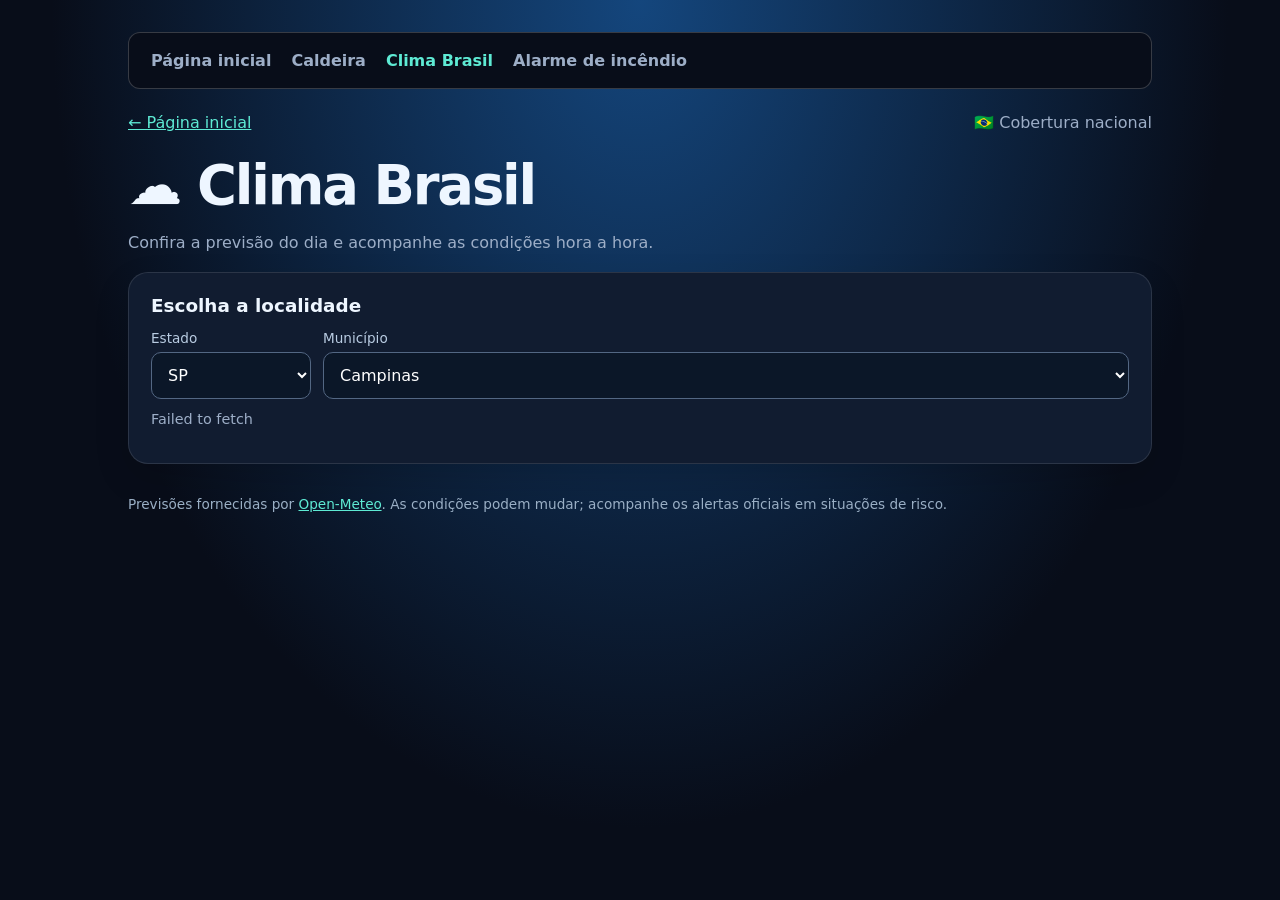
<file: clima/index.html>
<!doctype html>
<html lang="pt-BR"><head><meta charset="utf-8"><meta name="viewport" content="width=device-width,initial-scale=1">
<meta name="theme-color" content="#080d19"><meta name="description" content="Previsão do tempo por município brasileiro, com temperatura, chuva e vento hora a hora."><title>Clima Brasil · Previsão por município</title>
<style>
:root{font:16px system-ui,-apple-system,Segoe UI,sans-serif;color:#eef6ff;background:#080d19}*{box-sizing:border-box}
body{margin:0;background:radial-gradient(ellipse at top,#14467d,#080d19 65%);min-height:100vh}
main{max-width:1060px;margin:auto;padding:32px 18px 64px}a{color:#5eead4}header{display:flex;justify-content:space-between;align-items:center;gap:16px;flex-wrap:wrap}
h1{font-size:clamp(2rem,5vw,3.4rem);letter-spacing:-.04em;margin:22px 0 8px}h2{font-size:1.15rem;margin:0 0 14px}p,.muted{color:#9daec7}
.panel{background:#111c30;border:1px solid #ffffff1c;border-radius:20px;padding:22px;margin-top:20px;box-shadow:0 14px 35px #0002}
.controls{display:grid;grid-template-columns:160px 1fr;gap:12px}label{display:block;font-size:.85rem;color:#b9cce2;margin-bottom:6px}
select,input{width:100%;padding:12px;border:1px solid #536783;border-radius:10px;background:#0b1728;color:#fff;font:inherit}
select:focus,input:focus{outline:2px solid #71b7fa}select:disabled{opacity:.5}
.stats{display:grid;grid-template-columns:repeat(4,minmax(0,1fr));gap:12px;margin-top:16px}
.stat{background:#0c1b2d;padding:16px;border-radius:14px}.stat small{display:block;color:#aabdd1}.stat strong{font-size:1.65rem}
.scroller{overflow:auto}.hours{display:flex;gap:10px;padding:8px 0 14px}.hour{flex:0 0 145px;background:#0c1b2d;border:1px solid #2d4058;border-radius:14px;padding:14px}
.hour strong{font-size:1.45rem}.hour p{margin:7px 0;font-size:.85rem}.rain{font-weight:700}.fraca{color:#80caff}.moderada{color:#ffda83}.forte{color:#ff9c92}
.daily-head{display:flex;align-items:center;justify-content:space-between;gap:16px;flex-wrap:wrap}.daily-date{font-size:.88rem;color:#b4c9e0}.daily-overview{display:flex;align-items:center;gap:20px;flex-wrap:wrap;margin:20px 0}.weather-icon{font-size:4.2rem;line-height:1}.daily-summary{font-size:1.12rem;font-weight:700}.daily-range{font-size:1rem;color:#bbcee2;margin-top:5px}.status{font-size:.9rem;margin-top:12px}footer{font-size:.85rem;color:#9aafc5;margin-top:30px;line-height:1.6}
@media(max-width:650px){.stats{grid-template-columns:repeat(2,1fr)}.controls{grid-template-columns:1fr}.panel{padding:16px}}
</style><link rel="stylesheet" href="../assets/css/navigation.css">
</head><body><main><nav class="lab-nav lab-nav--page" aria-label="Navegação entre projetos"><div><a href="../">Página inicial</a><a href="../caldeira/">Caldeira</a><a href="../clima/" aria-current="page">Clima Brasil</a><a href="../alarme_de_incendio/">Alarme de incêndio</a></div></nav>
<header><a href="../">← Página inicial</a><span class="muted">🇧🇷 Cobertura nacional</span></header>
<h1>☁️ Clima Brasil</h1><p>Confira a previsão do dia e acompanhe as condições hora a hora.</p>
<section class="panel"><h2>Escolha a localidade</h2><div class="controls">
<div><label for="uf">Estado</label><select id="uf"><option value="">Carregando…</option></select></div>
<div><label for="cidade">Município</label><select id="cidade" disabled><option>Selecione um estado</option></select></div>
</div><p id="status" class="status" role="status" aria-live="polite">Carregando catálogo…</p></section>
<section id="resultado" hidden>
<div class="panel"><div class="daily-head"><h2 id="titulo">Previsão de hoje</h2><span class="daily-date" id="dataDia"></span></div><div class="daily-overview"><div class="weather-icon" id="iconeDia" aria-hidden="true">☁️</div><div><div class="daily-summary" id="resumoDia"></div><div class="daily-range" id="faixaDia"></div></div></div><div class="stats" id="stats"></div><p class="status" id="atualizacao"></p></div>
<div class="panel"><h2>Próximas 48 horas</h2><p class="muted">Intensidade da chuva: fraca até 2,5 mm/h; moderada até 10 mm/h; forte acima de 10 mm/h.</p><div class="scroller"><div id="horas" class="hours"></div></div></div>
</section>
<footer>Previsões fornecidas por <a href="https://open-meteo.com/" target="_blank" rel="noopener">Open-Meteo</a>. As condições podem mudar; acompanhe os alertas oficiais em situações de risco.</footer>
</main><script>
const $=id=>document.getElementById(id), fmt=(n,d=0)=>n==null?'—':Number(n).toFixed(d).replace('.',',');
let municipios=[];
const directions=['N','NE','L','SE','S','SO','O','NO'];
const condicao=code=>{
 if(code===0)return ['Ensolarado','☀️'];
 if([1,2].includes(code))return ['Parcialmente nublado','🌤️'];
 if(code===3)return ['Nublado','☁️'];
 if([45,48].includes(code))return ['Neblina','🌫️'];
 if([51,53,55,56,57].includes(code))return ['Garoa','🌦️'];
 if([61,63,65,66,67,80,81,82].includes(code))return ['Chuva','🌧️'];
 if([71,73,75,77,85,86].includes(code))return ['Neve','🌨️'];
 if([95,96,99].includes(code))return ['Trovoadas','⛈️'];
 return ['Previsão do dia','🌥️'];
};
const vento=n=>n==null?'—':directions[Math.round((n%360)/45)%8];
const chuva=n=>n==null?['Sem dados','']:n>10?['Forte','forte']:n>2.5?['Moderada','moderada']:n>0?['Fraca','fraca']:['Sem chuva',''];
const cell=(label,value)=>'<div class="stat"><small>'+label+'</small><strong>'+value+'</strong></div>';
const option=(value,label)=>{const o=document.createElement('option');o.value=value;o.textContent=label;return o};
async function json(url){const r=await fetch(url,{cache:'no-store'});if(!r.ok)throw Error(url.includes('open-meteo')?'A previsão está temporariamente indisponível. Tente novamente.':'Não foi possível carregar as cidades. Atualize a página.');return r.json()}
function populate(){const uf=$('uf').value;const cities=municipios.filter(x=>x.uf===uf);$('cidade').replaceChildren(option('','Selecione um município'),...cities.map(c=>option(c.id,c.nome)));$('cidade').disabled=!uf;$('resultado').hidden=true}
async function choose(){
 const id=$('cidade').value;if(!id)return;$('status').textContent='Carregando previsão…';$('resultado').hidden=true;
 try{
 let data=null;
 {
  const city=municipios.find(x=>x.id===id);
  if(!city||!Number.isFinite(city.lat)||!Number.isFinite(city.lon))throw Error('Não há previsão disponível para esta cidade no momento.');
  const params=new URLSearchParams({latitude:city.lat,longitude:city.lon,hourly:'temperature_2m,precipitation,precipitation_probability,wind_speed_10m,wind_direction_10m',daily:'weather_code,temperature_2m_max,temperature_2m_min,precipitation_sum,precipitation_probability_max,wind_speed_10m_max,wind_direction_10m_dominant',forecast_days:'3',timezone:'America/Sao_Paulo'});
  const live=await json('https://api.open-meteo.com/v1/forecast?'+params.toString());
  if(!live.hourly||!live.daily)throw Error('A previsão está temporariamente indisponível. Tente novamente em instantes.');
  data={atualizado:new Date().toISOString(),horas:live.hourly,dias:live.daily};
 }
 const h=data.horas,now=new Date(),times=h.time.map(x=>new Date(x+'-03:00'));let i=times.findIndex(t=>t>=now);if(i<0)i=0;
 const city=municipios.find(x=>x.id===id);$('titulo').textContent='Hoje em '+city.nome+' · '+city.uf;
 const d=data.dias,dayIndex=Math.max(0,d.time.indexOf(new Intl.DateTimeFormat('en-CA',{timeZone:'America/Sao_Paulo',year:'numeric',month:'2-digit',day:'2-digit'}).format(now)));
 const [description,emoji]=condicao(d.weather_code[dayIndex]);$('iconeDia').textContent=emoji;$('resumoDia').textContent=description;
 $('dataDia').textContent=new Date(d.time[dayIndex]+'T12:00:00-03:00').toLocaleDateString('pt-BR',{weekday:'long',day:'numeric',month:'long',timeZone:'America/Sao_Paulo'});
 $('faixaDia').textContent='Máxima '+fmt(d.temperature_2m_max[dayIndex])+'°C · Mínima '+fmt(d.temperature_2m_min[dayIndex])+'°C';
 $('stats').innerHTML=cell('Chuva no dia',fmt(d.precipitation_sum[dayIndex],1)+' mm')+cell('Chance de chuva',fmt(d.precipitation_probability_max[dayIndex])+'%')+cell('Vento máximo',fmt(d.wind_speed_10m_max[dayIndex])+' km/h')+cell('Direção do vento',vento(d.wind_direction_10m_dominant[dayIndex]));
 $('atualizacao').textContent='Consulta realizada em '+new Date(data.atualizado).toLocaleString('pt-BR',{timeZone:'America/Sao_Paulo'})+' (horário de Brasília). Direção de onde o vento vem.';
 $('horas').replaceChildren();
 for(let j=i;j<Math.min(i+48,h.time.length);j++){
 const [level,cls]=chuva(h.precipitation[j]),el=document.createElement('article');el.className='hour';
 const date=times[j].toLocaleString('pt-BR',{weekday:'short',day:'2-digit',hour:'2-digit',minute:'2-digit',timeZone:'America/Sao_Paulo'});
 el.innerHTML='<small>'+date+'</small><p><strong>'+fmt(h.temperature_2m[j])+'°C</strong></p><p class="rain '+cls+'">'+level+'</p><p>'+fmt(h.precipitation[j],1)+' mm/h · '+fmt(h.precipitation_probability[j])+'%</p><p>Vento: '+vento(h.wind_direction_10m[j])+' · '+fmt(h.wind_speed_10m[j])+' km/h</p>';
 $('horas').append(el);
 }
 $('resultado').hidden=false;$('status').textContent='Previsão atualizada.';
 localStorage.setItem('clima-municipio',id);
 }catch(e){$('status').textContent=e.message||'Não foi possível consultar a previsão. Tente novamente.'}
}
$('uf').addEventListener('change',populate);$('cidade').addEventListener('change',choose);
(async()=>{try{
 municipios=await json('dados/municipios.json');const ufs=[...new Set(municipios.map(x=>x.uf))].sort();
 $('uf').replaceChildren(option('','Selecione um estado'),...ufs.map(x=>option(x,x)));
 const saved=municipios.find(x=>x.id===localStorage.getItem('clima-municipio'))||municipios.find(x=>x.nome==='Campinas'&&x.uf==='SP');
 if(saved){$('uf').value=saved.uf;populate();$('cidade').value=saved.id;await choose()}
 else $('status').textContent='Selecione um estado e um município para consultar a previsão.';
}catch(e){$('status').textContent='Não foi possível carregar os municípios. Atualize a página e tente novamente.'}})();
</script></body></html>
</file>
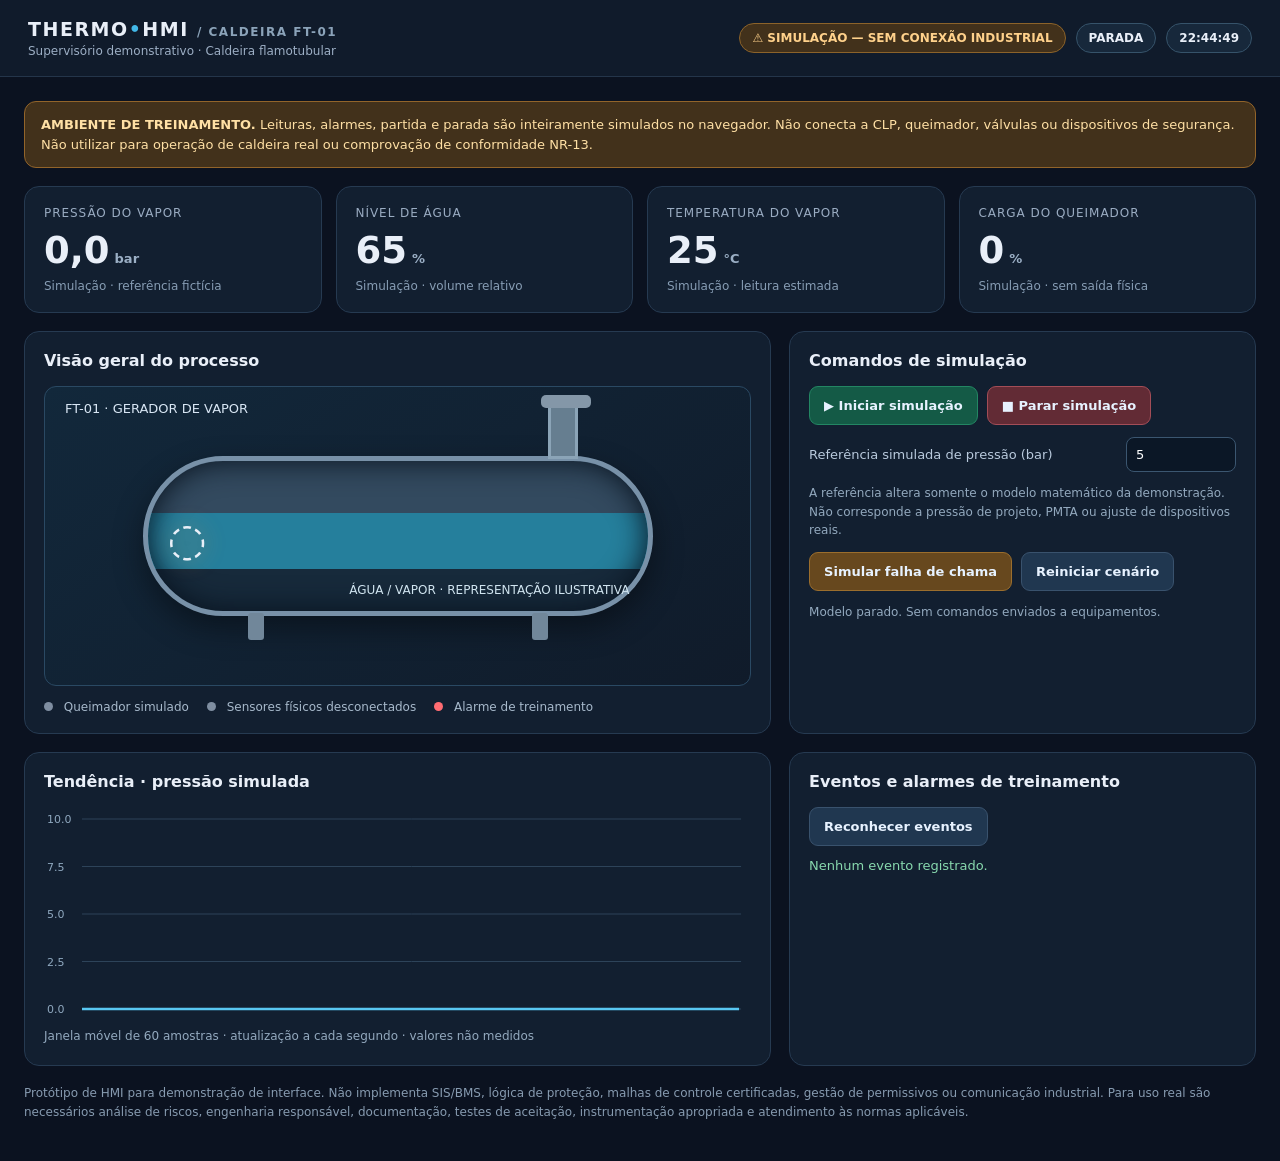
<file: painel-caldeira.html>
<!doctype html>
<html lang="pt-BR"><head><meta charset="utf-8"><meta name="viewport" content="width=device-width,initial-scale=1">
<title>THERMO | Supervisório de Caldeira Flamotubular — SIMULAÇÃO</title>
<style>
:root{font-family:Inter,ui-sans-serif,system-ui,Segoe UI,sans-serif;color:#e9eff8;background:#0b1220}*{box-sizing:border-box}body{margin:0}button,input{font:inherit}button{cursor:pointer}button:focus-visible,input:focus-visible{outline:3px solid #6eb9ff;outline-offset:2px}
header{display:flex;justify-content:space-between;gap:16px;align-items:center;padding:18px 28px;border-bottom:1px solid #24354a;background:#101b2b;flex-wrap:wrap}
.brand{font-weight:850;letter-spacing:.08em;font-size:19px}.brand span{color:#42b8e8}.sub{font-size:12px;color:#9caec4;margin-top:4px}
.status{display:flex;gap:10px;align-items:center;flex-wrap:wrap}.pill{padding:7px 12px;border:1px solid #36536a;border-radius:99px;font-size:12px;font-weight:750;background:#17283b}.sim{color:#ffd18b;border-color:#8c632a;background:#42311b}.ok{color:#7fe4b5}.bad{color:#ff8e93}
main{max-width:1550px;margin:auto;padding:24px;display:grid;gap:18px}.notice{padding:13px 16px;background:#42311b;border:1px solid #92642a;border-radius:12px;color:#ffe0a5;font-size:13px;line-height:1.5}
.metrics{display:grid;grid-template-columns:repeat(4,minmax(0,1fr));gap:14px}.card{background:#121f30;border:1px solid #263a51;border-radius:15px;padding:19px;min-width:0}.label{font-size:12px;text-transform:uppercase;letter-spacing:.08em;color:#9aacc2}.value{font-size:clamp(25px,3vw,37px);font-weight:780;margin-top:9px;font-variant-numeric:tabular-nums}.unit{font-size:13px;color:#9bafc5;margin-left:5px}.range{font-size:12px;color:#879db4;margin-top:7px}
.layout{display:grid;grid-template-columns:minmax(0,1.6fr) minmax(290px,1fr);gap:18px}.sectiontitle{font-size:16px;font-weight:750;margin:0 0 16px}.diagram{position:relative;min-height:300px;background:linear-gradient(145deg,#12283b,#101b2a);border:1px solid #2a4963;border-radius:12px;display:flex;align-items:center;justify-content:center;overflow:hidden}
.boiler{position:relative;width:min(76%,510px);height:160px;border:5px solid #7891a8;border-radius:84px;background:linear-gradient(#334a5f 0 35%,#257f9c 35% 72%,#172a3b 72%);box-shadow:inset 0 0 30px #07111d,0 12px 30px #0006}
.boiler:before,.boiler:after{content:"";position:absolute;background:#71879a;width:16px;height:27px;bottom:-29px;border-radius:3px}.boiler:before{left:20%}.boiler:after{right:20%}
.flame{position:absolute;left:20px;top:52px;font-size:45px;filter:drop-shadow(0 0 10px #e77924)}.pipe{position:absolute;top:-57px;right:70px;width:30px;height:55px;background:#667e90;border:3px solid #8ba4b7}.pipe:after{content:"";position:absolute;top:-12px;left:-10px;width:50px;height:13px;background:#8497a8;border-radius:5px}
.blabel{position:absolute;top:14px;left:20px;color:#d8e6f4;font-size:13px}.boiler-info{position:absolute;bottom:14px;right:18px;font-size:12px;color:#d0e4ef}
.legend{display:flex;gap:18px;flex-wrap:wrap;margin-top:14px;font-size:12px;color:#a7b9cb}.dot{display:inline-block;width:9px;height:9px;border-radius:50%;background:#54db9b;margin-right:7px}.dot.off{background:#7f8ea1}.dot.alarm{background:#ff6c72}
.controls{display:grid;gap:12px}.ctrlrow{display:flex;gap:9px;flex-wrap:wrap}.btn{padding:11px 14px;border-radius:9px;border:1px solid #39526d;background:#203750;color:#e7f2ff;font-weight:700;font-size:13px}.btn:hover{background:#2b4866}.primary{background:#145a46;border-color:#238663}.danger{background:#622b35;border-color:#a34d57}.warning{background:#67481e;border-color:#9b6e2d}
.field{display:flex;justify-content:space-between;align-items:center;gap:10px;font-size:13px;color:#b9cadd}.field input{width:110px;background:#0b1726;border:1px solid #3b5670;border-radius:8px;color:#fff;padding:9px}.help{font-size:12px;line-height:1.55;color:#93a9be}
.chart{height:220px;width:100%;display:block}.alarms{display:grid;gap:8px;max-height:230px;overflow:auto}.alarmitem{border:1px solid #36475a;border-left:4px solid #f0a951;padding:11px;border-radius:8px;background:#182638;font-size:13px}.alarmitem.critical{border-left-color:#ff6c72}.alarmitem small{display:block;color:#9caec2;margin-top:4px}.empty{color:#88d9ae;font-size:13px}
.footer{font-size:12px;color:#879bb0;line-height:1.6;padding-bottom:15px}@media(max-width:1000px){.metrics{grid-template-columns:repeat(2,minmax(0,1fr))}.layout{grid-template-columns:1fr}}@media(max-width:540px){main{padding:12px}.metrics{gap:9px}.card{padding:13px}.value{font-size:25px}.boiler{width:88%;height:135px}.flame{font-size:32px}.pipe{right:40px}}
</style></head><body>
<header><div><div class="brand">THERMO<span>•</span>HMI <span style="font-size:12px;color:#8ba3b9">/ CALDEIRA FT-01</span></div><div class="sub">Supervisório demonstrativo · Caldeira flamotubular</div></div><div class="status"><span class="pill sim">⚠ SIMULAÇÃO — SEM CONEXÃO INDUSTRIAL</span><span class="pill" id="mode">PARADA</span><span class="pill" id="clock">--:--:--</span></div></header>
<main>
<div class="notice"><strong>AMBIENTE DE TREINAMENTO.</strong> Leituras, alarmes, partida e parada são inteiramente simulados no navegador. Não conecta a CLP, queimador, válvulas ou dispositivos de segurança. Não utilizar para operação de caldeira real ou comprovação de conformidade NR-13.</div>
<section class="metrics" aria-label="Variáveis simuladas">
<div class="card"><div class="label">Pressão do vapor</div><div class="value"><span id="pressure">0,0</span><span class="unit">bar</span></div><div class="range">Simulação · referência fictícia</div></div>
<div class="card"><div class="label">Nível de água</div><div class="value"><span id="level">65</span><span class="unit">%</span></div><div class="range">Simulação · volume relativo</div></div>
<div class="card"><div class="label">Temperatura do vapor</div><div class="value"><span id="temp">25</span><span class="unit">°C</span></div><div class="range">Simulação · leitura estimada</div></div>
<div class="card"><div class="label">Carga do queimador</div><div class="value"><span id="burner">0</span><span class="unit">%</span></div><div class="range">Simulação · sem saída física</div></div>
</section>
<section class="layout">
<div class="card"><h2 class="sectiontitle">Visão geral do processo</h2><div class="diagram" role="img" aria-label="Representação esquemática simplificada de caldeira flamotubular com nível de água e queimador"><div class="blabel">FT-01 · GERADOR DE VAPOR</div><div class="boiler"><div class="pipe"></div><span class="flame" id="flame">◌</span><div class="boiler-info">ÁGUA / VAPOR · REPRESENTAÇÃO ILUSTRATIVA</div></div></div><div class="legend"><span><i class="dot" id="flameDot"></i> Queimador simulado</span><span><i class="dot off"></i> Sensores físicos desconectados</span><span><i class="dot alarm"></i> Alarme de treinamento</span></div></div>
<div class="card"><h2 class="sectiontitle">Comandos de simulação</h2><div class="controls"><div class="ctrlrow"><button class="btn primary" id="start">▶ Iniciar simulação</button><button class="btn danger" id="stop">■ Parar simulação</button></div><div class="field"><label for="target">Referência simulada de pressão (bar)</label><input id="target" type="number" min="1" max="8" step=".5" value="5"></div><div class="help">A referência altera somente o modelo matemático da demonstração. Não corresponde a pressão de projeto, PMTA ou ajuste de dispositivos reais.</div><div class="ctrlrow"><button class="btn warning" id="fault">Simular falha de chama</button><button class="btn" id="reset">Reiniciar cenário</button></div><div class="help" id="stateText" role="status">Modelo parado. Aguardando comando de simulação.</div></div></div>
</section>
<section class="layout"><div class="card"><h2 class="sectiontitle">Tendência · pressão simulada</h2><canvas class="chart" id="trend" aria-label="Gráfico de tendência da pressão simulada"></canvas><div class="help">Janela móvel de 60 amostras · atualização a cada segundo · valores não medidos</div></div>
<div class="card"><h2 class="sectiontitle">Eventos e alarmes de treinamento</h2><div class="ctrlrow" style="margin-bottom:12px"><button class="btn" id="ack">Reconhecer eventos</button></div><div class="alarms" id="alarms" aria-live="polite"><div class="empty">Nenhum evento registrado.</div></div></div></section>
<div class="footer">Protótipo de HMI para demonstração de interface. Não implementa SIS/BMS, lógica de proteção, malhas de controle certificadas, gestão de permissivos ou comunicação industrial. Para uso real são necessários análise de riscos, engenharia responsável, documentação, testes de aceitação, instrumentação apropriada e atendimento às normas aplicáveis.</div>
</main>
<script>
(()=>{
const $=id=>document.getElementById(id);let running=false,fault=false,p=0,level=65,temp=25,burner=0,history=Array(60).fill(0),events=[];
const clamp=(v,a,b)=>Math.max(a,Math.min(b,v));const now=()=>new Date().toLocaleTimeString('pt-BR');
function addEvent(message,critical=false){events.unshift({message,time:now(),critical,ack:false});events=events.slice(0,30);renderEvents()}
function renderEvents(){const box=$('alarms');box.replaceChildren();if(!events.length){const el=document.createElement('div');el.className='empty';el.textContent='Nenhum evento registrado.';box.append(el);return}for(const e of events){const item=document.createElement('div');item.className='alarmitem'+(e.critical?' critical':'');const msg=document.createElement('strong');msg.textContent=(e.ack?'✓ ':'● ')+e.message;const small=document.createElement('small');small.textContent=e.time+' · '+(e.ack?'Reconhecido':'Não reconhecido');item.append(msg,small);box.append(item)}}
function render(){ $('pressure').textContent=p.toFixed(1).replace('.',',');$('level').textContent=Math.round(level);$('temp').textContent=Math.round(temp);$('burner').textContent=Math.round(burner);$('clock').textContent=now();$('mode').textContent=fault?'FALHA SIMULADA':running?'SIMULANDO':'PARADA';$('mode').className='pill '+(fault?'bad':running?'ok':'');$('flame').textContent=running&&!fault?'🔥':'◌';$('flameDot').className='dot '+(running&&!fault?'':'off');$('stateText').textContent=fault?'Falha simulada ativa: modelo parado. Reinicie o cenário para limpar.':running?'Modelo matemático em execução. Nenhuma saída industrial habilitada.':'Modelo parado. Sem comandos enviados a equipamentos.';draw()}
function draw(){const c=$('trend'),rect=c.getBoundingClientRect(),dpr=window.devicePixelRatio||1,w=Math.max(240,rect.width),h=Math.max(150,rect.height);c.width=Math.round(w*dpr);c.height=Math.round(h*dpr);const x=c.getContext('2d');x.scale(dpr,dpr);x.clearRect(0,0,w,h);x.strokeStyle='#2d4359';x.lineWidth=1;for(let i=0;i<=4;i++){let y=12+(h-30)*i/4;x.beginPath();x.moveTo(38,y);x.lineTo(w-10,y);x.stroke();x.fillStyle='#8fa8bf';x.font='11px system-ui';x.fillText(String((10-i*2.5).toFixed(1)),3,y+4)}x.beginPath();history.forEach((v,i)=>{const px=38+i*(w-50)/(history.length-1),py=12+(h-30)*(1-clamp(v/10,0,1));i?x.lineTo(px,py):x.moveTo(px,py)});x.strokeStyle='#59c7f2';x.lineWidth=2.5;x.stroke()}
$('start').onclick=()=>{if(fault){addEvent('Partida simulada bloqueada por falha de treinamento',true);return}if(!running){running=true;addEvent('Simulação iniciada')}render()};
$('stop').onclick=()=>{if(running){running=false;burner=0;addEvent('Simulação parada')}render()};
$('fault').onclick=()=>{fault=true;running=false;burner=0;addEvent('Falha de chama simulada — modelo interrompido',true);render()};
$('reset').onclick=()=>{running=false;fault=false;p=0;level=65;temp=25;burner=0;history=Array(60).fill(0);events=[];addEvent('Cenário de treinamento reiniciado');render()};
$('ack').onclick=()=>{events.forEach(e=>e.ack=true);renderEvents()};
$('target').onchange=()=>{$('target').value=clamp(Number($('target').value)||5,1,8);addEvent('Referência do modelo alterada para '+$('target').value+' bar')};
setInterval(()=>{if(running){const target=clamp(Number($('target').value)||5,1,8);burner=clamp(30+(target-p)*12,15,100);p=clamp(p+(target-p)*.035+(Math.random()-.5)*.035,0,9);temp=25+p*16;level=clamp(level+(Math.random()-.5)*.15-.012,45,80)}else{burner=0;p=Math.max(0,p-.025);temp=Math.max(25,temp-.4)}history.push(p);history.shift();render()},1000);
window.addEventListener('resize',draw);render();})();
</script></body></html>
</file>
<file: assets/css/navigation.css>
/* Navegação isolada para preservar os simuladores. */
.lab-nav{font:16px system-ui,sans-serif!important;color:#eef6ff;background:#080d19;border:1px solid #ffffff30;border-radius:12px;padding:10px 14px;box-sizing:border-box;z-index:1000}
.lab-nav a{color:#9daec7;text-decoration:none;padding:8px;display:inline-block;font-weight:600}.lab-nav a:hover,.lab-nav a[aria-current=page]{color:#5eead4}.lab-nav a:focus-visible,.lab-nav summary:focus-visible{outline:3px solid #5eead4;outline-offset:3px}.lab-nav summary{cursor:pointer;color:#5eead4;padding:4px;font-size:14px}.lab-nav--floating{position:fixed;right:12px;bottom:12px;max-width:calc(100vw - 24px)}.lab-nav--floating[open]{width:260px}.lab-nav--floating[open] a{display:block}.lab-nav--page{margin:0 0 24px}.lab-nav--page div{display:flex;flex-wrap:wrap;gap:4px}
</file>
